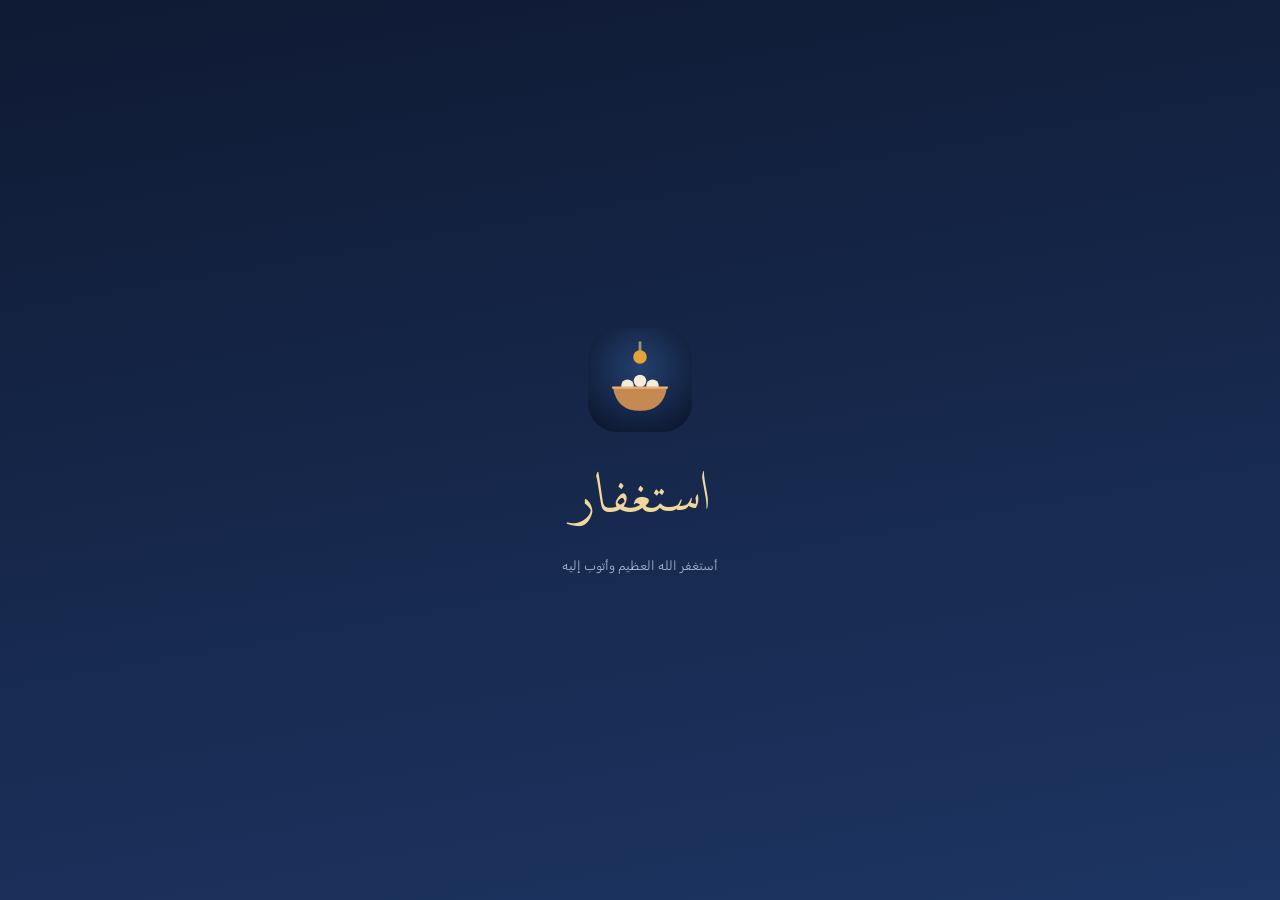
<file: app/src/main/assets/index.html>
<!DOCTYPE html>
<html lang="ar" dir="rtl">
<head>
<meta charset="utf-8">
<meta name="viewport" content="width=device-width,initial-scale=1,viewport-fit=cover,user-scalable=no">
<meta name="theme-color" content="#f7f1e3">
<title>استغفار</title>
<link rel="stylesheet" href="common.css"><link rel="stylesheet" href="motion.css">
<style>
:root{--c1:#067a57;--c2:#ce8e27;--c3:#3d5fa0;--c4:#bd6445;--bar:84px}
html.dark{--c1:#2fb58a;--c2:#e3b868;--c3:#7c9bd8;--c4:#e0896a}
body{position:fixed;inset:0}
.view{position:absolute;inset:0;overflow-y:auto;overflow-x:hidden;padding:calc(18px + env(safe-area-inset-top,0px)) 16px calc(var(--bar) + 40px + env(safe-area-inset-bottom,0px));display:none;overscroll-behavior:contain}
.view.on{display:block}
.vh{display:flex;align-items:flex-end;justify-content:space-between;margin:6px 4px 16px}
.vh h1{margin:0;font:500 30px/1.3 var(--ui);color:var(--fg)}
.vh small{font:300 13px var(--ui);color:var(--mut)}
.gl{font:500 13px var(--ui);color:var(--goldt);margin:20px 6px 10px;display:flex;align-items:center;gap:8px}
.gl:after{content:'';flex:1;height:1px;background:var(--line)}
/* date + greeting */
.dt{display:flex;align-items:center;justify-content:space-between;margin:2px 4px 14px}
.dt b{font:500 22px/1.3 var(--ui);color:var(--fg);display:block}
.dt span{font:300 13px var(--ui);color:var(--mut)}
.lg{width:46px;height:46px;border-radius:15px;background:var(--card);border:1px solid var(--line);display:grid;place-items:center;box-shadow:var(--shadow)}
/* next prayer */
.np{position:relative;overflow:hidden;border-radius:28px;padding:20px 20px 16px;color:#fff;background:linear-gradient(150deg,#16213a 0%,#22386a 62%,#2c4a86 100%);box-shadow:0 14px 30px rgba(22,33,58,.28)}
.np:before{content:'';position:absolute;inset-inline-end:-40px;top:-50px;width:170px;height:170px;border-radius:50%;background:radial-gradient(circle,rgba(227,184,104,.38),transparent 68%)}
.np .mo{position:absolute;inset-inline-end:16px;top:14px;opacity:.22;color:#fff}
.np small{font:400 13px var(--ui);opacity:.78;display:block}
.np .nm{font:500 32px/1.4 var(--ui);color:#f1d79b;margin:2px 0}
.np .tm{font:500 15px var(--ui);opacity:.95}
.np .cd{display:inline-block;margin-top:8px;padding:5px 12px;border-radius:99px;background:rgba(255,255,255,.14);font:500 13px var(--ui)}
.pr{display:flex;gap:6px;margin-top:16px}
.pr div{flex:1;text-align:center;padding:8px 2px;border-radius:14px;background:rgba(255,255,255,.08);font:300 11.5px var(--ui);color:#dfe6f7}
.pr div b{display:block;font:500 12px var(--ui);color:#fff;margin-top:2px}
.pr div.nx{background:rgba(227,184,104,.22);color:#f6e2b4}
.np .en2{display:flex;align-items:center;gap:10px;justify-content:space-between}
.np .btn{width:auto;padding:11px 18px;font-size:14px;border-radius:14px;background:var(--gold);color:#241705;margin-top:12px}
/* hero */
.hero{position:relative;overflow:hidden;border-radius:28px;margin-top:14px;padding:20px;display:flex;align-items:center;gap:14px;background:linear-gradient(150deg,#0a8f68,#067a57 70%);color:#fff;box-shadow:0 12px 26px rgba(6,122,87,.26);cursor:pointer}
html.dark .hero{background:linear-gradient(150deg,#1f8a6c,#136a52)}
.hero:before{content:'';position:absolute;inset-inline-start:-30px;bottom:-60px;width:170px;height:170px;border-radius:50%;background:radial-gradient(circle,rgba(255,255,255,.22),transparent 68%)}
.hero .hi{width:62px;height:62px;border-radius:20px;background:rgba(255,255,255,.17);display:grid;place-items:center;flex:none;position:relative}
.hero b{font:500 24px/1.4 var(--ui);display:block}
.hero span{font:300 13px/1.6 var(--ui);opacity:.9}
.hero .go2 svg{transform:none}html[dir=rtl] .hero .go2 svg{transform:scaleX(-1)}
.hero .go2{margin-inline-start:auto;width:38px;height:38px;border-radius:50%;background:#fff;color:#067a57;display:grid;place-items:center;flex:none;position:relative}
/* tiles */
.grid{display:grid;grid-template-columns:1fr 1fr;gap:12px}
.tile{position:relative;background:var(--card);border:1px solid var(--line);border-radius:24px;padding:16px 14px 14px;box-shadow:var(--shadow);cursor:pointer;min-height:132px;display:flex;flex-direction:column}
.tile .ti{width:48px;height:48px;border-radius:16px;display:grid;place-items:center;margin-bottom:12px;color:var(--c);background:color-mix(in srgb,var(--c) 14%,transparent)}
.tile b{font:500 15.5px var(--ui);color:var(--fg)}
.tile span{font:300 12px/1.5 var(--ui);color:var(--mut);margin-top:2px}
.tile .st{position:absolute;top:10px;inset-inline-end:10px;width:34px;height:34px;border-radius:50%;display:grid;place-items:center;color:var(--off)}
.tile .st.on{color:var(--gold)}.tile .st.on svg{fill:var(--gold)}
.tile .st.pop{animation:starPop .45s var(--e-spring)}
@keyframes starPop{0%{transform:scale(.6)}60%{transform:scale(1.25)}100%{transform:scale(1)}}
.list{display:flex;flex-direction:column;gap:10px}
.tile.wide{flex-direction:row;align-items:center;gap:14px;min-height:0;padding:14px}
.tile.wide .ti{margin:0;flex:none}
.tile.wide div.tx{flex:1;min-width:0}
.tile.wide .st{position:static;flex:none}
.empty{text-align:center;padding:70px 20px;color:var(--mut)}
.empty .ei{width:84px;height:84px;border-radius:30px;margin:0 auto 16px;display:grid;place-items:center;background:var(--hl);color:var(--gold)}
.empty b{display:block;font:500 16px var(--ui);color:var(--fg);margin-bottom:6px}
.empty span{font:300 13.5px/1.7 var(--ui)}
/* settings */
.sg{background:var(--card);border:1px solid var(--line);border-radius:24px;padding:4px 14px;box-shadow:var(--shadow)}
.sr{display:flex;align-items:center;gap:12px;padding:13px 0;border-bottom:1px solid var(--line);cursor:pointer}
.sr:last-child{border-bottom:0}
.sr .si{width:38px;height:38px;border-radius:12px;display:grid;place-items:center;flex:none;color:var(--c,var(--c1));background:color-mix(in srgb,var(--c,var(--c1)) 14%,transparent)}
.sr .tx{flex:1;min-width:0}
.sr .tx b{display:block;font:500 15px var(--ui);color:var(--fg)}
.sr .tx span{display:block;font:300 12px/1.5 var(--ui);color:var(--mut);margin-top:1px;overflow:hidden;text-overflow:ellipsis;white-space:nowrap}
.sr .ch{color:var(--off)}
html[dir=rtl] .sr .ch{transform:scaleX(-1)}
.sw{width:50px;height:30px;border-radius:15px;background:var(--off);position:relative;flex:none;transition:background .25s}
.sw:after{content:'';position:absolute;top:3px;inset-inline-start:3px;width:24px;height:24px;border-radius:50%;background:#fff;box-shadow:0 2px 5px rgba(0,0,0,.25);transition:inset-inline-start .3s var(--e-spring)}
.sw.on{background:var(--on)}.sw.on:after{inset-inline-start:23px}
.seg{display:flex;background:var(--chip);border-radius:14px;padding:3px;gap:2px;flex:none}
.seg button{padding:7px 12px;border-radius:11px;font:500 12.5px var(--ui);color:var(--mut)}
.seg button.on{background:var(--card);color:var(--fg);box-shadow:0 1px 4px rgba(0,0,0,.12)}
.ver{text-align:center;margin:22px 0 4px;font:300 12px var(--ui);color:var(--mut)}
.tag{display:inline-block;padding:2px 8px;border-radius:8px;background:var(--hl);color:var(--goldt);font:500 10.5px var(--ui);margin-inline-start:6px;vertical-align:middle}
/* ===== liquid glass bar ===== */
.glassbar{position:fixed;z-index:30;left:18px;right:18px;bottom:calc(14px + env(safe-area-inset-bottom,0px));height:68px;border-radius:36px;display:flex;align-items:center;padding:0 6px;
  background:var(--glass);-webkit-backdrop-filter:blur(26px) saturate(190%) brightness(1.04);backdrop-filter:blur(26px) saturate(190%) brightness(1.04);
  border:1px solid var(--glassb);
  box-shadow:0 14px 34px rgba(22,33,58,.22),0 2px 6px rgba(22,33,58,.1),inset 0 1.5px 0 rgba(255,255,255,.75),inset 0 -1.5px 0 rgba(255,255,255,.18),inset 1.5px 0 1px rgba(255,255,255,.28),inset -1.5px 0 1px rgba(255,255,255,.18);
  transform:translateY(0);transition:transform .45s var(--e-dec),opacity .3s}
.glassbar.hide{transform:translateY(130%);opacity:0;pointer-events:none}
.glassbar:before{content:'';position:absolute;inset:0;border-radius:inherit;pointer-events:none;background:linear-gradient(180deg,rgba(255,255,255,.34),rgba(255,255,255,0) 46%,rgba(255,255,255,.1))}
.lens{position:absolute;top:6px;bottom:6px;left:0;width:60px;border-radius:30px;pointer-events:none;
  background:linear-gradient(180deg,rgba(255,255,255,.62),rgba(255,255,255,.3));
  -webkit-backdrop-filter:blur(3px) saturate(200%) brightness(1.12);backdrop-filter:blur(3px) saturate(200%) brightness(1.12);
  box-shadow:inset 2px 2px 1.5px rgba(255,255,255,.95),inset -2px -2px 2px rgba(255,255,255,.4),inset 0 -3px 6px rgba(22,33,58,.07),0 6px 16px rgba(22,33,58,.2),0 0 0 1px rgba(22,33,58,.07);
  transition:transform .55s cubic-bezier(.2,1.25,.4,1),width .55s cubic-bezier(.2,1.25,.4,1)}
html.dark .lens{background:linear-gradient(180deg,rgba(255,255,255,.26),rgba(255,255,255,.1));box-shadow:inset 1.5px 1.5px 1.5px rgba(255,255,255,.5),inset -1px -1px 2px rgba(255,255,255,.15),0 6px 16px rgba(0,0,0,.35)}
.lens.mv{width:var(--mvw,76px)!important}
.glassbar .gi{position:relative;z-index:2;flex:1;height:56px;border-radius:28px;display:flex;flex-direction:column;align-items:center;justify-content:center;gap:2px;color:var(--mut)}
.glassbar .gi span{font:500 10.5px var(--ui);letter-spacing:0}
.glassbar .gi.on{color:var(--on)}
html.dark .glassbar .gi.on{color:#fff}
.glassbar .gi svg{transition:transform .4s var(--e-spring)}
.glassbar .gi.on svg{transform:translateY(-1px) scale(1.12)}
/* sheets & overlays */
#scrim{position:fixed;inset:0;z-index:40;background:rgba(8,14,28,.5);opacity:0;pointer-events:none;transition:opacity .3s}
#scrim.on{opacity:1;pointer-events:auto}
#upSheet,#wnSheet{position:fixed;left:0;right:0;bottom:0;z-index:41;background:var(--bg);border-radius:30px 30px 0 0;padding:14px 20px calc(20px + env(safe-area-inset-bottom,0px));transform:translateY(106%);text-align:center;max-height:90%;overflow:auto;box-shadow:0 -10px 40px rgba(0,0,0,.2)}
#upSheet.on,#wnSheet.on{transform:none}
.grab{width:40px;height:4px;border-radius:2px;background:var(--off);margin:0 auto 16px}
#upIco{width:68px;height:68px;border-radius:50%;margin:0 auto 10px;display:grid;place-items:center;color:#fff;background:linear-gradient(160deg,#0a8f68,#067a57);box-shadow:0 0 0 7px rgba(6,122,87,.12),0 6px 16px rgba(6,122,87,.28)}
#upIco.pulse{animation:upp 1.6s ease-in-out infinite}
@keyframes upp{0%,100%{box-shadow:0 0 0 5px rgba(206,142,39,.18),0 6px 16px rgba(6,122,87,.28)}50%{box-shadow:0 0 0 12px rgba(206,142,39,.05),0 6px 16px rgba(6,122,87,.28)}}
#upT{font:500 22px/1.5 var(--ui);color:var(--fg)}
#upS{font:300 13.5px/1.6 var(--ui);color:var(--mut);margin:0 8px 4px}
#upVer{display:flex;align-items:center;justify-content:center;gap:10px;margin:10px 0 12px;direction:ltr}
#upVer span{font:500 13px var(--ui);color:var(--fg);background:var(--card);border:1.5px solid var(--line);border-radius:12px;padding:5px 12px}
#upVer span.n{background:var(--selbg);border-color:var(--on);color:var(--on)}
#upNotes{text-align:start;background:var(--card);border:1.5px solid var(--line);border-radius:14px;padding:10px 14px;margin:0 0 10px;max-height:128px;overflow:auto}
#upNotes div{font:300 13px/1.7 var(--ui);color:var(--fg);padding-inline-start:14px;position:relative}
#upNotes div:before{content:'';position:absolute;inset-inline-start:2px;top:.78em;width:5px;height:5px;background:var(--gold);transform:rotate(45deg)}
#upBar{height:10px;border-radius:5px;background:var(--line);overflow:hidden;margin:6px 0 4px;display:none}
#upFill{height:100%;width:0;border-radius:5px;background:linear-gradient(90deg,#067a57,#2bb88a);transition:width .25s ease}
#upTxt{font:500 13px/1.6 var(--ui);color:var(--on);min-height:20px}
#upSheet .btn,#wnSheet .btn{margin-top:8px}
/* onboarding / what's new */
#ov{position:fixed;inset:0;z-index:60;background:var(--bg);display:none;flex-direction:column;padding:calc(16px + env(safe-area-inset-top,0px)) 22px calc(20px + env(safe-area-inset-bottom,0px))}
#ov.on{display:flex}
#ov.out{animation:ovOut .35s var(--e-acc) forwards}
@keyframes ovOut{to{opacity:0;transform:scale(1.04)}}
#ov:before{content:'';position:absolute;inset-inline-end:-80px;top:-80px;width:300px;height:300px;border-radius:50%;background:radial-gradient(circle,rgba(206,142,39,.2),transparent 68%);pointer-events:none}
.pg{display:flex;gap:5px}
.pg i{flex:1;height:4px;border-radius:2px;background:var(--line);overflow:hidden;position:relative}
.pg i:after{content:'';position:absolute;inset:0;background:var(--on);transform:scaleX(0);transform-origin:right;transition:transform .45s var(--e-dec)}
html[dir=ltr] .pg i:after{transform-origin:left}
.pg i.d:after{transform:scaleX(1)}
.ovh{display:flex;align-items:center;justify-content:space-between;margin:10px 0 0;min-height:40px}
.ovh button{font:500 14px var(--ui);color:var(--mut);padding:8px 12px}
.stage{flex:1;position:relative;display:flex;align-items:center;justify-content:center;text-align:center;overflow:hidden}
.stp{width:100%;max-width:380px;animation:stIn .5s var(--e-dec) backwards}
.stp.out{animation:stOut .2s var(--e-acc) forwards}
@keyframes stIn{from{opacity:0;transform:translateX(calc(var(--dx) * 40px))}to{opacity:1;transform:none}}
@keyframes stOut{to{opacity:0;transform:translateX(calc(var(--dx) * -30px))}}
.stp .big{width:118px;height:118px;border-radius:38px;margin:0 auto 24px;display:grid;place-items:center;color:#fff;background:linear-gradient(150deg,#16213a,#2c4a86);box-shadow:0 18px 36px rgba(22,33,58,.3),0 0 0 10px rgba(206,142,39,.1);animation:bob 3.4s ease-in-out infinite}
.stp .big.g{background:linear-gradient(150deg,#0a8f68,#067a57);box-shadow:0 18px 36px rgba(6,122,87,.3),0 0 0 10px rgba(6,122,87,.1)}
.stp .big.o{background:linear-gradient(150deg,#e0a143,#c7821d);box-shadow:0 18px 36px rgba(206,142,39,.35),0 0 0 10px rgba(206,142,39,.12)}
@keyframes bob{0%,100%{transform:translateY(0)}50%{transform:translateY(-7px)}}
.stp h2{margin:0 0 8px;font:500 28px/1.4 var(--ui);color:var(--fg)}
.stp p{margin:0 auto 20px;font:300 14.5px/1.8 var(--ui);color:var(--mut);max-width:300px}
.lo{display:flex;gap:10px;justify-content:center}
.lo button{flex:1;max-width:160px;padding:16px 8px;border-radius:20px;background:var(--card);border:2px solid var(--line);font:500 16px var(--ui);color:var(--fg)}
.lo button.on{border-color:var(--on);background:var(--selbg);color:var(--on)}
.chips{display:flex;flex-direction:column;gap:8px;margin-top:4px}
.chips div{display:flex;align-items:center;justify-content:space-between;padding:12px 14px;border-radius:16px;background:var(--card);border:1px solid var(--line);font:500 14px var(--ui)}
.chips div em{font-style:normal;font-weight:400;font-size:12.5px;color:var(--mut)}
.chips div.ok em{color:var(--on)}
.ovf .btn{margin-top:0}
.ovf .btn+.btn{margin-top:8px}
/* splash */
#sp{position:fixed;inset:0;z-index:70;background:linear-gradient(170deg,#0f1a33,#1d3563);display:flex;flex-direction:column;align-items:center;justify-content:center;color:#f1d79b;transition:opacity .5s .1s,visibility .5s .1s}
#sp.off{opacity:0;visibility:hidden}
#sp .lgo{animation:spIn .9s var(--e-dec) backwards}
#sp div.nm{font:400 44px var(--title);word-spacing:.3em;margin-top:14px;animation:spIn .9s .15s var(--e-dec) backwards}
html.en #sp div.nm{font:500 30px var(--ui);word-spacing:0}
#sp div.sb{font:300 13px var(--ui);color:#b9c5e3;margin-top:6px;animation:spIn .9s .3s var(--e-dec) backwards}
@keyframes spIn{from{opacity:0;transform:translateY(18px) scale(.94)}to{opacity:1;transform:none}}
/* memorial */
#memo{position:fixed;inset:0;z-index:50;background:linear-gradient(180deg,var(--bg),var(--chip));display:flex;flex-direction:column;align-items:center;justify-content:center;padding:30px 24px;text-align:center;opacity:0;pointer-events:none;transform:scale(1.03);transition:opacity .4s,transform .5s var(--e-dec)}
#memo.on{opacity:1;pointer-events:auto;transform:none}
#memo .mv{font:400 clamp(24px,7vw,30px)/1.8 var(--title);word-spacing:.32em;color:var(--fg)}
#memo .md{width:90px;height:6px;display:flex;align-items:center;margin:12px 0 18px}
#memo .md i{flex:1;height:1px;background:rgba(200,146,58,.6)}#memo .md b{width:5px;height:5px;background:var(--gold);transform:rotate(45deg);margin:0 5px}
#memo .ml{font:300 14px var(--ui);color:var(--mut)}
#memo .mn{font:400 clamp(30px,9.5vw,40px)/1.5 var(--title);word-spacing:.32em;color:var(--fg);margin:6px 0 4px}
#memo .mr{font:500 15px var(--ui);color:var(--on);margin-bottom:20px}
#memo .mdua{font:400 15px/2 var(--ui);color:var(--fg);max-width:320px}
#memo .mf{font:300 14px var(--ui);color:var(--mut);margin:14px 0 22px}
#memo .btn{max-width:320px}
#memoBack{position:absolute;top:calc(14px + env(safe-area-inset-top,0px));inset-inline-start:16px;padding:9px 16px;border-radius:99px;background:var(--chip);font:500 14px var(--ui);color:var(--fg)}
</style>
</head>
<body class="go">

<div id="vHome" class="view on">
  <div class="dt rise" style="--i:0"><div><b id="hjr"></b><span id="gre"></span></div><div class="lg" id="lgo"></div></div>
  <div class="np rise" style="--i:1" id="np"></div>
  <div class="hero rise" style="--i:2" id="hero"><div class="hi" data-ic="feather" data-is="32"></div><div><b data-i="istighfar"></b><span data-i="istighfarSub"></span></div><div class="go2" data-ic="chevR" data-is="20"></div></div>
  <div class="gl rise" style="--i:3"><span data-i="secS"></span></div>
  <div class="grid" id="hGrid"></div>
</div>

<div id="vSec" class="view">
  <div class="vh rise" style="--i:0"><h1 data-i="tSec"></h1></div>
  <div class="gl rise" style="--i:1"><span data-i="secW"></span></div>
  <div class="list" id="sW"></div>
  <div class="gl rise" style="--i:5"><span data-i="secS"></span></div>
  <div class="list" id="sS"></div>
</div>

<div id="vFav" class="view">
  <div class="vh rise" style="--i:0"><h1 data-i="favT"></h1></div>
  <div class="list" id="fList"></div>
</div>

<div id="vSet" class="view">
  <div class="vh rise" style="--i:0"><h1 data-i="tSet"></h1></div>
  <div class="gl rise" style="--i:1"><span data-i="setApp"></span></div>
  <div class="sg rise" style="--i:2">
    <div class="sr" style="cursor:default"><div class="si" data-ic="contrast" data-is="20"></div><div class="tx"><b data-i="theme"></b></div>
      <div class="seg" id="thSeg"><button data-th="auto" data-i="tAuto"></button><button data-th="light" data-i="tLight"></button><button data-th="dark" data-i="tDark"></button></div></div>
    <div class="sr" style="cursor:default;--c:var(--c3)"><div class="si" data-ic="globe" data-is="20"></div><div class="tx"><b data-i="lang"></b></div>
      <div class="seg" id="lgSeg"><button data-lg="ar">العربية</button><button data-lg="en">English</button></div></div>
  </div>
  <div class="gl rise" style="--i:3"><span data-i="setNotif"></span></div>
  <div class="sg rise" style="--i:4">
    <div class="sr" id="rNtf" style="--c:var(--c2)"><div class="si" data-ic="bell" data-is="20"></div><div class="tx"><b data-i="notifRow"></b><span data-i="notifRowS"></span></div><div class="sw" id="swNtf"></div></div>
    <div class="sr" id="rPr" style="--c:var(--c1)"><div class="si" data-ic="mosque" data-is="20"></div><div class="tx"><b data-i="pAlertsRow"></b><span data-i="pAlertsRowS"></span></div><div class="sw" id="swPr"></div></div>
  </div>
  <div class="gl rise" style="--i:5"><span data-i="setLoc"></span></div>
  <div class="sg rise" style="--i:6">
    <div class="sr" id="rLoc" style="--c:var(--c4)"><div class="si" data-ic="pin" data-is="20"></div><div class="tx"><b data-i="locRow"></b><span id="locSub"></span></div><div class="ch" data-ic="chevR" data-is="18"></div></div>
  </div>
  <div class="gl rise" style="--i:7"><span data-i="setAbout"></span></div>
  <div class="sg rise" style="--i:8">
    <div class="sr" id="rUpd" style="--c:var(--c1)"><div class="si" data-ic="download" data-is="20"></div><div class="tx"><b data-i="updRow"></b><span id="updSub"></span></div><div class="ch" data-ic="chevR" data-is="18"></div></div>
    <div class="sr" id="rShare" style="--c:var(--c3)"><div class="si" data-ic="share" data-is="20"></div><div class="tx"><b data-i="shareRow"></b></div><div class="ch" data-ic="chevR" data-is="18"></div></div>
    <div class="sr" id="rMemo" style="--c:var(--c4)"><div class="si" data-ic="heart" data-is="20"></div><div class="tx"><b data-i="mLabel"></b></div><div class="ch" data-ic="chevR" data-is="18"></div></div>
  </div>
  <div class="ver rise" style="--i:9" id="verTx"></div>
</div>

<nav class="glassbar" id="bar">
  <i class="lens" id="lens"></i>
  <button class="gi on" data-tab="Home"><span data-ic="home" data-is="24"></span><span data-i="tHome"></span></button>
  <button class="gi" data-tab="Sec"><span data-ic="grid" data-is="24"></span><span data-i="tSec"></span></button>
  <button class="gi" data-tab="Fav"><span data-ic="star" data-is="24"></span><span data-i="tFav"></span></button>
  <button class="gi" data-tab="Set"><span data-ic="gear" data-is="24"></span><span data-i="tSet"></span></button>
</nav>

<div id="scrim"></div>

<div id="upSheet">
  <div class="grab"></div>
  <div id="upIco" data-ic="download" data-is="30"></div>
  <div id="upT"></div><div id="upS"></div>
  <div id="upVer"><span id="upCur"></span><span data-ic="chevR" data-is="18" style="background:none;border:0;padding:0;color:var(--gold)"></span><span class="n" id="upNew"></span></div>
  <div id="upNotes"><span id="upList"></span></div>
  <div id="upBar"><div id="upFill"></div></div>
  <div id="upTxt"></div>
  <button class="btn" id="upYes"></button>
  <button class="btn ghost" id="upNo"></button>
</div>

<div id="ov"><div class="pg" id="pg"></div>
  <div class="ovh"><button id="ovBack"></button><button id="ovSkip"></button></div>
  <div class="stage" id="stage"></div>
  <div class="ovf" id="ovf"></div>
</div>

<div id="memo">
  <button id="memoBack" data-i="memoBack"></button>
  <div class="mv">إِنَّا لِلَّهِ وَإِنَّا إِلَيْهِ رَاجِعُونَ</div>
  <div class="md"><i></i><b></b><i></i></div>
  <div class="ml" data-i="mLabel"></div>
  <div class="mn">كاظم خضير حمود البيضاني</div>
  <div class="mr" data-i="mRah"></div>
  <div class="mdua">اللَّهُمَّ اغْفِرْ لَهُ وَارْحَمْهُ وَعَافِهِ وَاعْفُ عَنْهُ، وَأَكْرِمْ نُزُلَهُ وَوَسِّعْ مُدْخَلَهُ</div>
  <div class="mf" data-i="mFat"></div>
  <button class="btn" id="shareApp"><span data-ic="share" data-is="18"></span><span data-i="shareApp"></span></button>
</div>

<div id="sp"><div class="lgo" id="spLogo"></div><div class="nm" data-i="app"></div><div class="sb" data-i="splash1"></div></div>
<div class="toast" id="toast"></div>

<script src="common.js"></script><script src="core.js"></script><script src="i18n2.js"></script>
<script>
var APP_LINK='https://github.com/x3b-dev/istighfar-apk/releases/latest/download/Istighfar.apk';
var TABS=['Home','Sec','Fav','Set'],TAB=ls('tab','Home'),NAV=ss;
var ITEMS=[
 {id:'ist',ic:'feather',t:'istighfar',s:'istighfarSub',u:'istighfar.html',c:'var(--c1)'},
 {id:'qur',ic:'quran',t:'quran',s:'quranSub',u:'quran.html',c:'var(--c2)'},
 {id:'pry',ic:'mosque',t:'prayer',s:'prayerSub',u:'prayer.html',c:'var(--c3)'},
 {id:'qib',ic:'kaaba',t:'qibla',s:'qiblaSub',u:'qibla.html',c:'var(--c4)'},
 {id:'tsb',ic:'tasbih',t:'tasbih',s:'tasbihSub',u:'tasbih.html',c:'var(--c1)'}
];
function item(id){for(var i=0;i<ITEMS.length;i++)if(ITEMS[i].id===id)return ITEMS[i]}
function favs(){return ls('favs',[])}
function open_(u){ss('tab',TAB);nav(u)}

/* ---------- tiles ---------- */
function tileHTML(it,wide,star,i){
  var f=favs().indexOf(it.id)>=0;
  return '<div class="tile rise'+(wide?' wide':'')+'" style="--c:'+it.c+';--i:'+i+'" data-u="'+it.u+'" data-id="'+it.id+'">'+
   '<div class="ti">'+ico(it.ic,26)+'</div><div class="tx"><b>'+t(it.t)+'</b><br><span>'+t(it.s)+'</span></div>'+
   (star?'<button class="st'+(f?' on':'')+'" data-fav="'+it.id+'">'+ico('star',20)+'</button>':'')+'</div>'}
function fillGrid(el,ids,wide,star,base){el.innerHTML=ids.map(function(id,i){return tileHTML(item(id),wide,star,(base||0)+i)}).join('')}
function renderLists(){
  fillGrid($('hGrid'),['qur','pry','qib','tsb'],false,false,4);
  fillGrid($('sW'),['ist','qur','pry'],true,true,2);
  fillGrid($('sS'),['qib','tsb'],true,true,6);
  var f=favs().filter(item);
  if(!f.length)$('fList').innerHTML='<div class="empty rise" style="--i:1"><div class="ei">'+ico('star',40)+'</div><b>'+t('favEmpty')+'</b><span>'+t('favHint')+'</span></div>';
  else fillGrid($('fList'),f,true,true,1);
}
document.addEventListener('click',function(e){
  var s=e.target.closest('[data-fav]');
  if(s){e.stopPropagation();var id=s.getAttribute('data-fav'),f=favs(),k=f.indexOf(id);
    if(k>=0){f.splice(k,1);toast(t('favDel'))}else{f.push(id);toast(t('favAdd'))}
    ss('favs',f);
    [].forEach.call(document.querySelectorAll('[data-fav="'+id+'"]'),function(b){b.classList.toggle('on',k<0);b.classList.remove('pop');void b.offsetWidth;b.classList.add('pop')});
    if(TAB==='Fav'&&k>=0){var tl=s.closest('.tile');if(tl){tl.style.transition='opacity .25s,transform .25s';tl.style.opacity=0;tl.style.transform='scale(.92)';setTimeout(function(){renderLists();$('vFav').classList.add('go')},260)}}
    return}
  var tl=e.target.closest('.tile');if(tl)open_(tl.getAttribute('data-u'));
});
$('hero').addEventListener('click',function(){open_('istighfar.html')});

/* ---------- tabs ---------- */
function moveLens(instant){
  var b=document.querySelector('.glassbar .gi.on'),l=$('lens');if(!b)return;
  var w=b.offsetWidth-6,x=b.offsetLeft+3;
  if(instant){l.style.transition='none'}
  l.style.width=w+'px';l.style.transform='translateX('+x+'px)';
  if(instant){void l.offsetWidth;l.style.transition=''}
}
function go(tab,first){
  if(TABS.indexOf(tab)<0)tab='Home';
  var cur=document.querySelector('.view.on'),nx=$('v'+tab);
  [].forEach.call(document.querySelectorAll('.glassbar .gi'),function(b){b.classList.toggle('on',b.getAttribute('data-tab')===tab)});
  var prev=TAB;TAB=tab;ss('tab',tab);
  var l=$('lens');
  if(!first){l.classList.add('mv');l.style.setProperty('--mvw',(document.querySelector('.glassbar .gi.on').offsetWidth+10)+'px');setTimeout(function(){l.classList.remove('mv')},260)}
  moveLens(first);
  if(cur===nx&&!first)return;
  function show(){
    if(cur){cur.classList.remove('on','leaving')}
    nx.classList.add('on');nx.scrollTop=0;
    if(!first){nx.classList.remove('entering','go');void nx.offsetWidth;nx.classList.add('entering','go')}
    else nx.classList.add('go');
    if(tab==='Fav')renderLists();
  }
  if(first||!cur||cur===nx)show();else{cur.classList.add('leaving');setTimeout(show,120)}
}
[].forEach.call(document.querySelectorAll('.glassbar .gi'),function(b){b.addEventListener('click',function(){go(b.getAttribute('data-tab'))})});

/* ---------- home: date + prayers ---------- */
function hijri(){try{return new Intl.DateTimeFormat(LANG==='en'?'en-u-ca-islamic-umalqura':'ar-u-ca-islamic-umalqura-nu-arab',{day:'numeric',month:'long',year:'numeric'}).format(new Date())}catch(e){return ''}}
function greg(){try{return new Date().toLocaleDateString(LANG==='en'?'en-US':'ar',{weekday:'long',day:'numeric',month:'long'})}catch(e){return ''}}
var PK=['fajr','dhuhr','asr','maghrib','isha'];
function renderNext(){
  var n=nextPrayer(),el=$('np'),tm=dayTimes(new Date());
  var mo='<div class="mo">'+ico('mosque',70)+'</div>';
  if(!n||!tm){el.innerHTML=mo+'<small>'+t('next')+'</small><div class="nm">'+t('prayer')+'</div><div class="tm" style="opacity:.8">'+t('noLocHome')+'</div><button class="btn" id="npLoc">'+t('locOn')+'</button>';
    var b=$('npLoc');if(b)b.onclick=function(){b.textContent=t('locBusy');askLocation(function(o,err){if(o){syncAlarms();renderAll()}else{b.textContent=t('locOn');toast(t('locDenied'))}})};return}
  var row='<div class="pr">'+PK.map(function(k){return '<div'+(k===n.key?' class="nx"':'')+'>'+pname(k)+'<b>'+fmt(tm[k])+'</b></div>'}).join('')+'</div>';
  el.innerHTML=mo+'<small>'+t('next')+'</small><div class="nm">'+n.name+'</div><div class="tm">'+fmt(n.at)+'</div><span class="cd">'+t('after')+' '+countdown(n.at-new Date())+'</span>'+row;
}
function renderHead(){$('hjr').textContent=hijri();$('gre').textContent=greg()}
function renderAll(){renderHead();renderNext();renderLists();renderSet();updVer()}
setInterval(function(){if(TAB==='Home')renderNext()},30000);

/* ---------- settings ---------- */
function ntfGet(){try{return (window.Android&&Android.notifEnabled)?!!Android.notifEnabled():!!ls('notif',false)}catch(e){return false}}
function renderSet(){
  [].forEach.call($('thSeg').children,function(b){b.classList.toggle('on',b.getAttribute('data-th')===THEME)});
  [].forEach.call($('lgSeg').children,function(b){b.classList.toggle('on',b.getAttribute('data-lg')===LANG)});
  $('swNtf').classList.toggle('on',ntfGet());
  var p=ls('pray',{});$('swPr').classList.toggle('on',!p.off);
  $('locSub').textContent=p.loc?(placeName(p.loc)||t('locSet')):t('locOff');
}
$('thSeg').addEventListener('click',function(e){var b=e.target.closest('button');if(!b)return;THEME=b.getAttribute('data-th');ss('theme',THEME);applyTheme();renderSet()});
$('lgSeg').addEventListener('click',function(e){var b=e.target.closest('button');if(!b)return;setLang(b.getAttribute('data-lg'));ss('lang',LANG)});
window.onLangChange=function(){fillIcons();renderAll();moveLens(true);syncAlarms()};
window.__notifResult=function(ok){$('swNtf').classList.toggle('on',!!ok);ss('notif',!!ok)};
$('rNtf').addEventListener('click',function(){var want=!ntfGet();$('swNtf').classList.toggle('on',want);
  try{if(window.Android&&Android.setNotifications)Android.setNotifications(want);else ss('notif',want)}catch(e){}});
$('rPr').addEventListener('click',function(){var p=ls('pray',{});p.off=!p.off;ss('pray',p);renderSet();syncAlarms();if(!p.off&&!p.loc)toast(t('noLocHome'))});
$('rLoc').addEventListener('click',function(){$('locSub').textContent=t('locBusy');askLocation(function(o,err){if(o){syncAlarms();toast(t('locSet'))}else toast(t('locDenied'));renderSet();renderNext()})});
function shareIt(){var tx=t('shareTxt')+APP_LINK;try{if(window.Android&&Android.share)Android.share(tx);else if(navigator.share)navigator.share({text:tx}).catch(function(){})}catch(e){}}
$('rShare').addEventListener('click',shareIt);$('shareApp').addEventListener('click',shareIt);
var memoOpen=false;
function openMemo(on){memoOpen=on;$('memo').classList.toggle('on',on)}
$('rMemo').addEventListener('click',function(){openMemo(true)});$('memoBack').addEventListener('click',function(){openMemo(false)});

/* ---------- in-app update sheet ---------- */
var upOpen=false,upBusy=false,upManual=false,upChecked=false,upMode='';
function verOf(x){return String(x||'').replace(/^\D+/,'').trim()}
function scrim(){$('scrim').classList.toggle('on',upOpen||wnOpen)}
function openUp(on){upOpen=on;$('upSheet').classList.toggle('on',on);scrim()}
function upState(k){
  upMode=k;var yes=$('upYes'),no=$('upNo');
  $('upIco').classList.toggle('pulse',k==='new'||k==='busy');
  $('upBar').style.display=(k==='busy')?'block':'none';
  $('upNotes').style.display=(k==='new'&&$('upList').childNodes.length)?'block':'none';
  $('upVer').style.display=(k==='new')?'flex':'none';
  yes.style.display=(k==='busy'||k==='check'||k==='none')?'none':'flex';
  no.style.display=(k==='busy')?'none':'flex';
  $('upTxt').textContent='';
  if(k==='new'){$('upT').textContent=t('upTitle');$('upS').textContent='';yes.textContent=t('upNow');no.textContent=t('later')}
  if(k==='check'){$('upT').textContent=t('upd');$('upS').textContent='…';no.textContent=t('back')}
  if(k==='none'){$('upT').textContent=t('upLatest');$('upS').textContent=window.__curVer?(t('updS')+': '+ar(verOf(window.__curVer))):'';no.textContent=t('obDone')}
  if(k==='err'){$('upT').textContent=t('upErr');$('upS').textContent='';yes.textContent=t('upRetry');no.textContent=t('back')}
  if(k==='fail'){$('upT').textContent=t('upFail');yes.textContent=t('upRetry');no.textContent=t('back')}
  if(k==='busy'){$('upT').textContent=t('upDl');$('upS').textContent=''}
}
function checkUpdate(manual){
  upManual=!!manual;
  if(manual){upState('check');openUp(true)}
  try{if(window.Android&&Android.checkUpdate){Android.checkUpdate();return}}catch(e){}
  if(manual)upState('err')
}
window.__updateInfo=function(r){
  if(upBusy)return;
  if(r&&r.current){window.__curVer=r.current;updVer()}
  if(!r||r.error){if(upManual)upState('err');return}
  if(!r.available){if(upManual)upState('none');return}
  $('upCur').textContent=ar(verOf(r.current));$('upNew').textContent=ar(verOf(r.name));
  var L=String(r.notes||'').split(/\r?\n/).map(function(x){return x.replace(/^[\s•\-*·]+/,'').trim()}).filter(Boolean).slice(0,6);
  var box=$('upList');box.innerHTML='';
  L.forEach(function(x){var d=document.createElement('div');d.textContent=x;box.appendChild(d)});
  upBusy=false;upState('new');openUp(true)
};
window.__updateProgress=function(p){
  if(p>100){upBusy=false;upState('new');$('upT').textContent=t('obDone');$('upS').textContent=t('upDone');$('upYes').style.display='none';$('upNotes').style.display='none';$('upVer').style.display='none';return}
  upBusy=true;upState('busy');$('upFill').style.width=p+'%';$('upTxt').textContent=ar(p)+'٪'
};
window.__updateFail=function(w){upBusy=false;upState('fail');$('upS').textContent=(w==='perm')?t('upPerm'):t('upFail')};
$('upYes').addEventListener('click',function(){
  if(upMode==='err'){checkUpdate(true);return}
  upBusy=true;upState('busy');$('upFill').style.width='0%';$('upTxt').textContent=t('upStart');
  try{Android.installUpdate()}catch(e){upBusy=false;upState('fail')}
});
$('upNo').addEventListener('click',function(){if(!upBusy)openUp(false)});
$('rUpd').addEventListener('click',function(){checkUpdate(true)});
function updVer(){var v='';try{v=(window.Android&&Android.appVersion)?Android.appVersion():''}catch(e){}
  window.__curVer=v||window.__curVer||'';
  $('updSub').textContent=window.__curVer?(t('updS')+' '+ar(verOf(window.__curVer))):t('upd');
  $('verTx').innerHTML=t('app')+(window.__curVer?' · '+ar(verOf(window.__curVer)):'')}

/* ---------- onboarding + what's new ---------- */
var wnOpen=false,flow=[],fi=0;
function stepHTML(s){return '<div class="stp"><div class="big '+(s.k||'')+'">'+ico(s.ic,54)+'</div><h2>'+s.t()+'</h2><p>'+s.s()+'</p>'+(s.body?s.body():'')+'</div>'}
function drawFlow(dir){
  var s=flow[fi],st=$('stage');
  $('pg').innerHTML=flow.map(function(_,i){return '<i'+(i<=fi?' class="d"':'')+'></i>'}).join('');
  $('ovBack').style.visibility=fi?'visible':'hidden';$('ovBack').textContent=t('back');
  $('ovSkip').style.visibility=(fi<flow.length-1)?'visible':'hidden';$('ovSkip').textContent=t('obSkip');
  var old=st.firstChild;
  function put(){st.innerHTML=stepHTML(s);if(s.after)s.after();
    var f=$('ovf');f.innerHTML='';
    s.btns().forEach(function(b){var e=document.createElement('button');e.className='btn'+(b.g?' ghost':'');e.textContent=b.l;e.onclick=b.f;f.appendChild(e)})}
  if(old&&dir){old.classList.add('out');setTimeout(put,190)}else put();
}
function nextStep(){if(fi<flow.length-1){fi++;drawFlow(1)}else endFlow()}
function prevStep(){if(fi>0){fi--;drawFlow(1)}}
function endFlow(){var o=$('ov');o.classList.add('out');setTimeout(function(){o.classList.remove('on','out');wnOpen=false;if(flow.done)flow.done()},340)}
$('ovBack').addEventListener('click',prevStep);$('ovSkip').addEventListener('click',endFlow);
function chip(l,ok,txt){return '<div class="'+(ok?'ok':'')+'"><span>'+l+'</span><em>'+txt+'</em></div>'}
function startFlow(steps,done){flow=steps;flow.done=done;fi=0;wnOpen=true;var o=$('ov');o.classList.remove('out');o.classList.add('on');drawFlow(0)}
function obSteps(){
  return [
   {ic:'mosque',t:function(){return t('ob1T')},s:function(){return t('ob1S')},btns:function(){return [{l:t('obStart'),f:nextStep}]}},
   {ic:'globe',k:'g',t:function(){return t('ob2T')},s:function(){return t('ob2S')},
    body:function(){return '<div class="lo"><button data-l="ar" class="'+(LANG==='ar'?'on':'')+'">العربية</button><button data-l="en" class="'+(LANG==='en'?'on':'')+'">English</button></div>'},
    after:function(){[].forEach.call(document.querySelectorAll('.lo button'),function(b){b.onclick=function(){setLang(b.getAttribute('data-l'));ss('lang',LANG);fillIcons();drawFlow(0)}})},
    btns:function(){return [{l:t('obNext'),f:nextStep}]}},
   {ic:'bell',k:'o',t:function(){return t('ob3T')},s:function(){return t('ob3S')},
    btns:function(){return [{l:t('obAllow'),f:function(){try{if(window.Android&&Android.setNotifications)Android.setNotifications(true);else ss('notif',true)}catch(e){}setTimeout(nextStep,350)}},{l:t('obLater'),g:1,f:nextStep}]}},
   {ic:'mosque',k:'g',t:function(){return t('ob4T')},s:function(){return t('ob4S')},
    btns:function(){return [{l:t('obAllow'),f:function(){var p=ls('pray',{});p.off=false;ss('pray',p);nextStep()}},{l:t('obLater'),g:1,f:function(){var p=ls('pray',{});p.off=true;ss('pray',p);nextStep()}}]}},
   {ic:'pin',t:function(){return t('ob5T')},s:function(){return t('ob5S')},
    btns:function(){return [{l:t('obAllow'),f:function(){askLocation(function(o){if(o)syncAlarms();nextStep()})}},{l:t('obLater'),g:1,f:nextStep}]}},
   {ic:'check',k:'g',t:function(){return t('ob6T')},s:function(){return t('ob6S')},
    body:function(){var p=ls('pray',{});return '<div class="chips">'+chip(t('notifRow'),ntfGet(),ntfGet()?t('obOn'):t('obOff'))+chip(t('pAlertsRow'),!p.off,!p.off?t('obOn'):t('obOff'))+chip(t('locRow'),!!p.loc,p.loc?t('obOn'):t('obOff'))+'</div>'},
    btns:function(){return [{l:t('obStart'),f:endFlow}]}}
  ]}
function wnSteps(){
  return [
   {ic:'sparkle',t:function(){return t('w1T')},s:function(){return t('w1S')},btns:function(){return [{l:t('obNext'),f:nextStep}]}},
   {ic:'kaaba',k:'g',t:function(){return t('w2T')},s:function(){return t('w2S')},btns:function(){return [{l:t('obNext'),f:nextStep}]}},
   {ic:'tasbih',k:'o',t:function(){return t('w3T')},s:function(){return t('w3S')},btns:function(){return [{l:t('obNext'),f:nextStep}]}},
   {ic:'refresh',t:function(){return t('w4T')},s:function(){return t('w4S')},btns:function(){return [{l:t('obStart'),f:endFlow}]}}
  ]}

/* ---------- android back ---------- */
window.__back=function(){
  if(wnOpen){return true}
  if(memoOpen){openMemo(false);return true}
  if(upOpen){if(!upBusy)openUp(false);return true}
  if(TAB!=='Home'){go('Home');return true}
  return false};
$('scrim').addEventListener('click',function(){if(upOpen&&!upBusy)openUp(false)});

/* ---------- boot ---------- */
applyTheme();applyI18n();fillIcons();
$('lgo').innerHTML=logoSVG(34);$('spLogo').innerHTML=logoSVG(104);
if(window.Android&&Android.setBarColor)try{Android.setBarColor(isDark()?'#0b1322':'#f7f1e3')}catch(e){}
renderAll();go(TAB,true);
window.addEventListener('resize',function(){moveLens(true)});
window.addEventListener('pageshow',function(e){if(e.persisted){renderAll();moveLens(true)}});
setTimeout(function(){moveLens(true)},60);
var firstRun=!ls('ob',false);
setTimeout(function(){$('sp').classList.add('off');
  if(firstRun){startFlow(obSteps(),function(){ss('ob',true);ss('wn',3);renderAll();syncAlarms()})}
  else if(ls('wn',0)<3){startFlow(wnSteps(),function(){ss('wn',3)})}
},1500);
setTimeout(function(){if(!upChecked){upChecked=true;checkUpdate(false)}},6500);
syncAlarms();
</script>
</body>
</html>
</file>
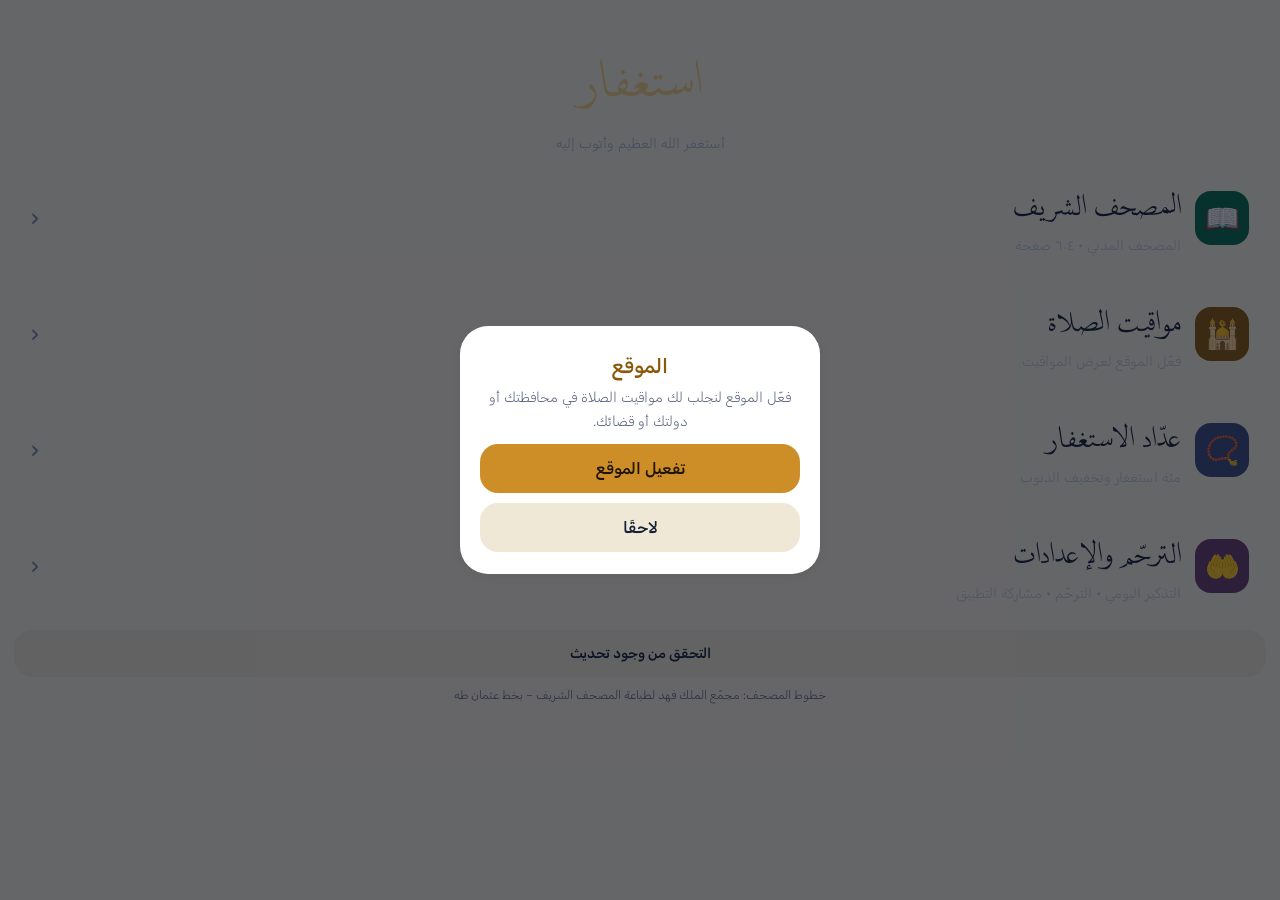
<file: app/src/main/assets/home.html>
<!DOCTYPE html><html lang="ar" dir="rtl"><head><meta charset="utf-8">
<meta name="viewport" content="width=device-width,initial-scale=1,maximum-scale=1,user-scalable=no,viewport-fit=cover">
<link rel="stylesheet" href="common.css">
<style>
.hero{text-align:center;padding:26px 10px 14px}
.hero b{display:block;font-family:var(--title);font-weight:400;font-size:40px;color:#f3d28a;word-spacing:.32em}
.hero span{font-weight:300;color:#9fb0cc;font-size:14px}
.tile{display:flex;align-items:center;gap:14px;width:100%;text-align:right;padding:16px;border-radius:20px;margin-bottom:12px;background:var(--navy2);border:1px solid rgba(255,255,255,.07)}
.tile:active{background:#1d3560}
.tile .ic{width:54px;height:54px;border-radius:16px;display:grid;place-items:center;font-size:28px;flex:none}
.tile .tx{flex:1}
.tile .tx b{display:block;font-family:var(--title);font-weight:400;font-size:23px;word-spacing:.32em}
.tile .tx span{font-size:13.5px;font-weight:300;color:#b9c6dd}
.tile .ar{font-size:22px;color:#6f84a8}
.i1{background:#0b6b4e}.i2{background:#8a5a12}.i3{background:#3b4f86}.i4{background:#6a3b72}
#hdr{display:flex;justify-content:center;gap:10px;font-size:13px;color:#9fb0cc;margin-bottom:12px;font-weight:300}
</style></head><body>
<div class="body" style="top:0;padding-top:calc(14px + env(safe-area-inset-top,0px))">
 <div class="hero"><b>استغفار</b><span>أستغفر الله العظيم وأتوب إليه</span></div>
 <button class="tile" id="tQ"><div class="ic i1">📖</div><div class="tx"><b>المصحف الشريف</b><span id="qSub">المصحف المدني • ٦٠٤ صفحة</span></div><div class="ar">‹</div></button>
 <button class="tile" id="tP"><div class="ic i2">🕌</div><div class="tx"><b>مواقيت الصلاة</b><span id="pSub">فعّل الموقع لعرض المواقيت</span></div><div class="ar">‹</div></button>
 <button class="tile" id="tI"><div class="ic i3">📿</div><div class="tx"><b>عدّاد الاستغفار</b><span>مئة استغفار وتخفيف الذنوب</span></div><div class="ar">‹</div></button>
 <button class="tile" id="tM"><div class="ic i4">🤲</div><div class="tx"><b>الترحّم والإعدادات</b><span>التذكير اليومي • الترحّم • مشاركة التطبيق</span></div><div class="ar">‹</div></button>
 <button class="btn ghost" id="upChk" style="margin-top:4px;font-size:14px">التحقق من وجود تحديث</button>
 <div class="muted" id="ver" style="text-align:center;margin-top:8px;font-size:12px"></div>
 <div class="muted" style="text-align:center;margin-top:8px;font-size:12px">خطوط المصحف: مجمّع الملك فهد لطباعة المصحف الشريف – بخط عثمان طه</div>
</div>
<div class="modal" id="locModal"><div class="box"><h3>الموقع</h3>
 <div class="muted">فعّل الموقع لنجلب لك مواقيت الصلاة في محافظتك أو دولتك أو قضائك.</div>
 <button class="btn gold" id="lmYes">تفعيل الموقع</button><button class="btn ghost" id="lmNo">لاحقًا</button></div></div>
<div class="modal" id="upModal"><div class="box"><h3>تحديث جديد</h3>
 <div class="muted" id="upTxt"></div>
 <div id="upBar" style="display:none;height:8px;border-radius:4px;background:#0f1d36;margin-top:12px;overflow:hidden"><div id="upFill" style="height:100%;width:0;background:var(--gold)"></div></div>
 <button class="btn gold" id="upYes">تحديث الآن</button><button class="btn ghost" id="upNo">لاحقًا</button></div></div>
<div class="toast" id="toast"></div>
<script src="common.js"></script>
<script>
$('tQ').onclick=function(){location.href='quran.html'};
$('tP').onclick=function(){location.href='prayer.html'};
$('tI').onclick=function(){location.href='index.html'};
$('tM').onclick=function(){location.href='index.html?settings=1'};
var q=ls('qpage',0);if(q>1)$('qSub').textContent='أكمل القراءة من صفحة '+ar(q);
function sub(){var np=nextPrayer();if(np)$('pSub').textContent=np.name+' بعد '+countdown(np.at-new Date())}
sub();setInterval(sub,30000);
var P=ls('pray',{});
if(!P.loc&&!ls('locAsked',false)){$('locModal').classList.add('show')}
$('lmNo').onclick=function(){ss('locAsked',true);$('locModal').classList.remove('show')};
$('lmYes').onclick=function(){ss('locAsked',true);$('lmYes').textContent='جارٍ تحديد الموقع…';
  askLocation(function(o,e){$('locModal').classList.remove('show');$('lmYes').textContent='تفعيل الموقع';
    if(o){toast('تم تحديد موقعك: '+placeName(o));sub();syncAlarms()}
    else toast(e==='denied'?'لم تُمنح صلاحية الموقع':'تعذّر تحديد الموقع')})};
window.__back=function(){if($('upModal').classList.contains('show')){$('upNo').click();return true}if($('locModal').classList.contains('show')){$('lmNo').click();return true}return false};
if(P.loc)syncAlarms();
/* ---- in-app update ---- */
var manual=false;
try{if(window.Android&&Android.appVersion)$('ver').textContent='الإصدار '+Android.appVersion()}catch(e){}
window.__updateInfo=function(r){
  if(r.error){if(manual)toast('تعذّر التحقق من التحديث. تأكد من الإنترنت');manual=false;return}
  if(r.available){$('upTxt').textContent=(r.name||'')+(r.notes?'\n'+r.notes:'');$('upTxt').style.whiteSpace='pre-line';
    $('upBar').style.display='none';$('upYes').style.display='';$('upYes').textContent='تحديث الآن';$('upModal').classList.add('show')}
  else if(manual)toast('أنت على آخر إصدار');
  manual=false};
window.__updateProgress=function(p){$('upBar').style.display='block';
  if(p>100){$('upYes').style.display='none';$('upTxt').textContent='اكتمل التنزيل. اضغط «تثبيت» في نافذة النظام.';$('upFill').style.width='100%';return}
  $('upFill').style.width=p+'%';$('upYes').style.display='none';$('upTxt').textContent='جارٍ تنزيل التحديث… '+ar(p)+'٪'};
window.__updateFail=function(w){$('upYes').style.display='';$('upYes').textContent='إعادة المحاولة';
  $('upTxt').textContent=w==='perm'?'اسمح للتطبيق بتثبيت التطبيقات من الإعدادات التي فُتحت، ثم ارجع واضغط إعادة المحاولة.':'فشل التحديث. تأكد من الإنترنت وأعد المحاولة.'};
$('upYes').onclick=function(){$('upTxt').textContent='جارٍ البدء…';try{Android.installUpdate()}catch(e){}};
$('upNo').onclick=function(){$('upModal').classList.remove('show')};
$('upChk').onclick=function(){manual=true;try{Android.checkUpdate()}catch(e){manual=false}};
if(!(P.loc===undefined&&!ls('locAsked',false)))setTimeout(function(){try{Android.checkUpdate()}catch(e){}},800);
</script></body></html>
</file>
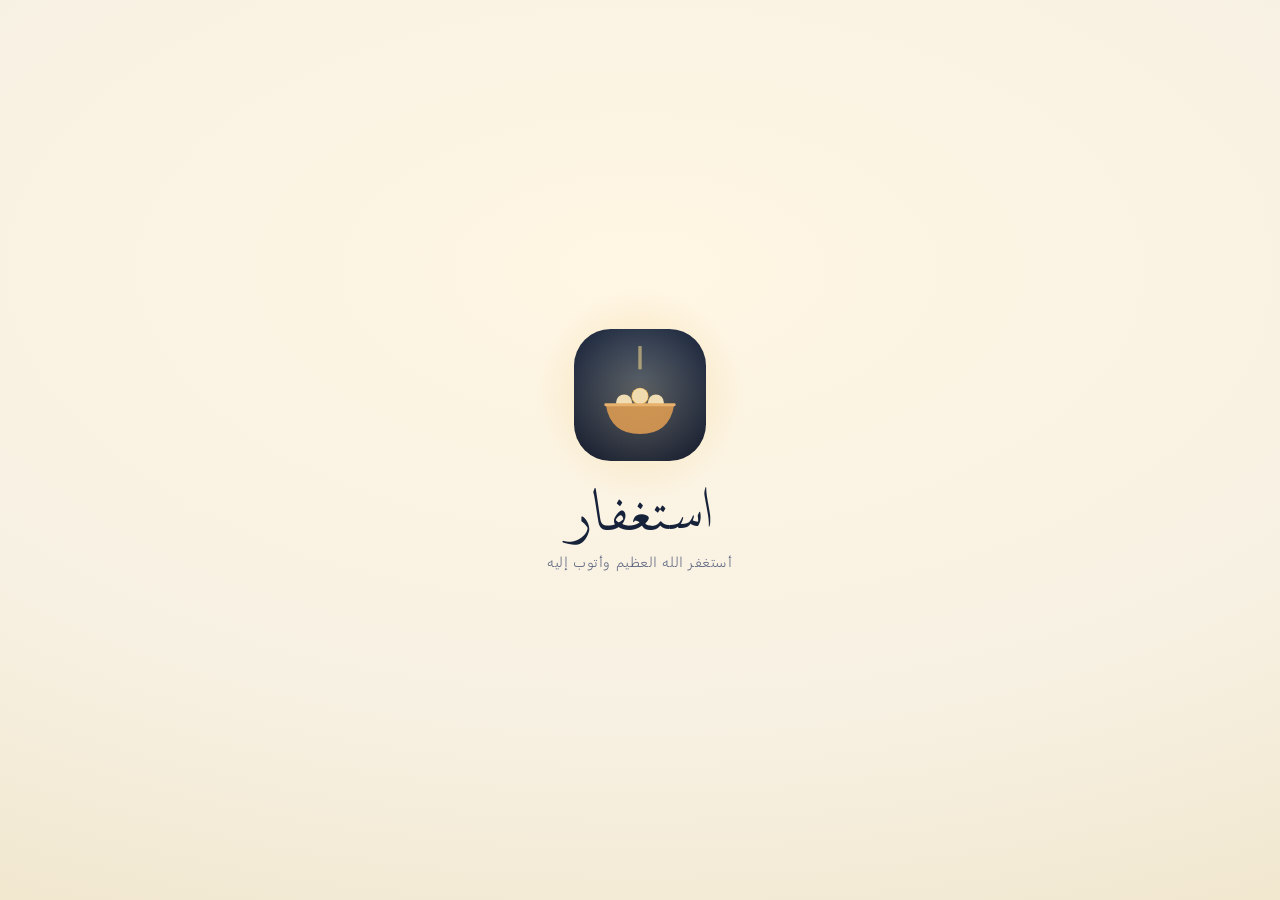
<file: app/src/main/assets/istighfar.html>
<!DOCTYPE html>
<html lang="ar" dir="rtl" data-ltrfix>
<head>
<meta charset="utf-8">
<meta name="viewport" content="width=device-width,initial-scale=1,maximum-scale=1,user-scalable=no,viewport-fit=cover">
<title>استغفار</title>
<meta name="theme-color" content="#f7f1e3">
<link rel="stylesheet" href="motion.css"><link rel="stylesheet" href="extra.css">
<style>
@font-face{font-family:'Nabi';src:url('fonts/Nabi.ttf');font-weight:400}
@font-face{font-family:'Rubik';src:url('fonts/Rubik-Light.ttf');font-weight:300}
@font-face{font-family:'Rubik';src:url('fonts/Rubik-Regular.ttf');font-weight:400}
@font-face{font-family:'Rubik';src:url('fonts/Rubik-Medium.ttf');font-weight:500}
:root{
  --bg:#f7f1e3;--card:#ffffff;--line:#e8dfcc;--fg:#16213a;--mut:#5d6680;--on:#067a57;--off:#cfc7b4;--chip:#efe8d6;--goldt:#8a5a0a;--hl:rgba(206,142,39,.14);--selbg:#f2faf6;
  --navy:#0f1d36;--green:#067a57;--gold:#c8923a;
  --ui:'Rubik','Noto Sans Arabic','Segoe UI',Roboto,'DejaVu Sans',sans-serif;
  --title:'Nabi','Noto Naskh Arabic','Noto Sans Arabic','FreeSerif','DejaVu Sans',serif;
}
html.dark{--bg:#101726;--card:#182034;--elev:#1f2940;--line:rgba(255,255,255,.09);--fg:#e6eaf3;--mut:#a3aec6;--on:#5fcfa8;--off:#5a6784;--chip:#202b44;--goldt:#e6c27e;--hl:rgba(230,194,126,.14);--acc:#5fcfa8;--gold:#e6c27e;--selbg:rgba(95,207,168,.12);--green:#5fcfa8}
*{box-sizing:border-box}
html,body{margin:0;height:100%;overflow:hidden;background:#c6cfdb;-webkit-user-select:none;user-select:none;
  -webkit-tap-highlight-color:transparent;touch-action:manipulation;font-family:var(--ui);color:var(--navy);font-synthesis:none}
#root{position:fixed;left:0;top:0;right:0;bottom:0;overflow:hidden}
#inset{position:absolute;left:0;top:0;width:0;height:0;padding-top:env(safe-area-inset-top)}
#stage{position:absolute;left:0;top:0;transform-origin:0 0}
#scene{position:absolute;left:0;top:0;display:block}
.abs{position:absolute}
.c{transform:translate(-50%,-50%)}
#pill{display:flex;align-items:center;justify-content:center;gap:6px;height:28px;min-width:152px;padding:0 14px;
  border-radius:14px;font:500 13px/1 var(--ui);white-space:nowrap;direction:rtl;border:1px solid transparent}
#pill .gold{color:var(--gold);font-weight:500}
#pill .dot{color:var(--gold);font-size:10px}
.fade{transition:opacity .32s ease}
#title{word-spacing:.32em;-webkit-text-stroke:.9px currentColor;font:400 44px/1.5 var(--title);white-space:nowrap;color:var(--navy);text-align:center}
#divider{width:73px;height:6px;display:flex;align-items:center;justify-content:center;gap:0}
#divider i{flex:1;height:1px;background:rgba(206,142,39,.45)}
#divider b{width:4px;height:4px;background:#d4a03a;transform:rotate(45deg);margin:0 4px;flex:none}
#sub{font:500 15.5px/1.4 var(--ui);color:#1b2740;white-space:nowrap}
#sub .g{color:var(--green);font:400 1.3em/1 var(--title)}
#ring{width:68px;height:68px}
#ring text{font-family:var(--ui)}
#infoBox{display:flex;flex-direction:column;align-items:flex-end;direction:rtl;white-space:nowrap}
#infoT{font:500 18.5px/1.2 var(--ui);color:#16213a;-webkit-text-stroke:.35px currentColor}
#infoS{font:500 9.5px/1.3 var(--ui);color:#4a546c;margin-top:5px}
#card{width:153px;height:105px;border-radius:9px;background:rgba(255,253,244,.88);border:1.5px solid #d6b56a;
  display:flex;flex-direction:column;align-items:center;justify-content:center;text-align:center;opacity:0;pointer-events:none;
  box-shadow:0 2px 8px rgba(40,30,10,.08)}
#card .l1,#card .l2{word-spacing:.32em}
#card .l1{font:400 17px/1.55 var(--title);color:#14223b;white-space:nowrap}
#card .l2{font:400 19px/1.5 var(--title);color:#127a5c;white-space:nowrap}
#card .l3{font:400 8px/1 var(--ui);color:#5f6a7c;margin-top:7px;padding-top:6px;border-top:1px solid rgba(120,130,150,.25);width:118px}
#share{height:27px;min-width:176px;padding:0 16px;border-radius:14px;background:rgba(255,248,238,.8);
  border:1px solid rgba(255,255,255,.7);font:500 12.5px/27px var(--ui);color:#1a1517;text-align:center;white-space:nowrap;
  box-shadow:0 2px 6px rgba(120,70,20,.15);opacity:0;pointer-events:none;cursor:pointer}
#share.on{pointer-events:auto}
#hint{font:400 11px/1 var(--ui);color:rgba(20,30,50,.55);opacity:0;white-space:nowrap}
#pause{width:38px;height:38px;border-radius:50%;background:rgba(255,255,255,.6);border:1px solid rgba(255,255,255,.85);
  display:none;align-items:center;justify-content:center;cursor:pointer}
#gear{width:32px;height:32px;border-radius:50%;display:flex;align-items:center;justify-content:center;cursor:pointer;
  background:rgba(255,255,255,.5);opacity:.95}
#gear svg,#pause svg{display:block}
#veil{position:absolute;left:0;top:0;right:0;bottom:0;background:#c6cfdb;opacity:1;pointer-events:none}
/* settings sheet (screen pixels) */
#scrim{position:absolute;left:0;top:0;right:0;bottom:0;background:rgba(10,16,30,.42);opacity:0;pointer-events:none;transition:opacity .25s}
#scrim.on{opacity:1;pointer-events:auto}
#sheet{position:absolute;left:0;right:0;bottom:0;background:var(--bg);border-radius:30px 30px 0 0;padding:22px 18px calc(18px + env(safe-area-inset-bottom));
  transform:translateY(105%);transition:transform .3s cubic-bezier(.2,.8,.2,1);max-height:90%;overflow:auto}
#sheet.on{transform:none}
#sheet::before{content:'';display:block;width:40px;height:4px;border-radius:2px;background:var(--off);margin:-12px auto 14px;opacity:.7}
#sheet h2{margin:0 0 14px;font:600 18px var(--ui);color:var(--fg);text-align:center}
.opt{display:flex;align-items:center;gap:12px;padding:12px 14px;margin-bottom:8px;border-radius:14px;background:var(--card);border:1.5px solid var(--line);cursor:pointer}
.opt.sel{border-color:var(--on);background:var(--selbg)}
.opt .rd{width:20px;height:20px;border-radius:50%;border:2px solid var(--off);flex:none;position:relative}
.opt.sel .rd{border-color:var(--on)}
.opt.sel .rd:after{content:'';position:absolute;inset:3px;border-radius:50%;background:var(--on)}
.opt b{display:block;font:500 15px var(--ui);color:var(--fg)}
.opt span{display:block;font:300 12px/1.4 var(--ui);color:var(--mut);margin-top:2px}
.row{display:flex;align-items:center;justify-content:space-between;padding:12px 14px;margin:4px 0 8px;border-radius:14px;background:var(--card);border:1.5px solid var(--line);cursor:pointer}
.row b{font:500 15px var(--ui);color:var(--fg)}
.sw{width:44px;height:26px;border-radius:13px;background:var(--off);position:relative;transition:background .2s;flex:none}
.sw:after{content:'';position:absolute;top:3px;right:3px;width:20px;height:20px;border-radius:50%;background:#fff;transition:right .2s;box-shadow:0 1px 3px rgba(0,0,0,.25)}
.sw.on{background:var(--on)}.sw.on:after{right:21px}
.row .rs{display:block;font:300 12px/1.4 var(--ui);color:var(--mut);margin-top:2px}
.row .chev{font:300 22px/1 var(--ui);color:var(--mut);margin-top:-2px}
#memo{position:absolute;left:0;top:0;right:0;bottom:0;overflow:auto;direction:rtl;
  background:linear-gradient(180deg,#fef0d6 0%,#fce4bc 45%,#f5c480 100%);
  opacity:0;pointer-events:none;transform:translateY(18px);transition:opacity .3s ease,transform .3s ease}
#memo.on{opacity:1;pointer-events:auto;transform:none}
#memo .mwrap{min-height:100%;display:flex;flex-direction:column;align-items:center;justify-content:center;text-align:center;
  padding:calc(env(safe-area-inset-top) + 64px) 26px calc(env(safe-area-inset-bottom) + 28px)}
#memoBack{position:absolute;right:14px;top:calc(env(safe-area-inset-top) + 14px);height:34px;padding:0 14px;border-radius:17px;
  background:rgba(255,255,255,.55);border:1px solid rgba(255,255,255,.85);font:500 13px var(--ui);color:#16213a;cursor:pointer}
.mverse,.mname{word-spacing:.32em}
.mverse{font:400 clamp(24px,7vw,30px)/1.7 var(--title);color:#0f1d36}
.mdiv{width:90px;height:6px;display:flex;align-items:center;justify-content:center;margin:12px 0 18px}
.mdiv i{flex:1;height:1px;background:rgba(206,142,39,.55)}
.mdiv b{width:5px;height:5px;background:#d4a03a;transform:rotate(45deg);margin:0 5px;flex:none}
.mlabel{font:300 14px var(--ui);color:#5a4a2a}
.mname{font:400 clamp(30px,9.5vw,42px)/1.5 var(--title);color:#0f1d36;margin:6px 0 4px}
.mrah{font:500 15px var(--ui);color:#067a57;margin-bottom:22px}
.mdua{font:400 15px/2 var(--ui);color:#2a3144;max-width:320px}
.mfat{font:300 14px var(--ui);color:#5a4a2a;margin:16px 0 26px}
#shareApp{max-width:320px;background:#16213a;color:#fff}
.btn{display:flex;align-items:center;justify-content:center;gap:8px;width:100%;padding:13px;border:0;border-radius:14px;background:var(--fg);color:var(--bg);font:500 15px var(--ui);margin-top:6px;cursor:pointer}

/* ---- icons / sections / segmented ---- */
.ic{display:block;flex:none}
.sec{font:600 12px var(--ui);color:var(--goldt);margin:18px 6px 8px}
.ci{width:40px;height:40px;border-radius:14px;display:grid;place-items:center;flex:none;color:#fff}
.c1{background:rgba(11,107,79,.12);color:var(--on)}.c2{background:var(--hl);color:var(--goldt)}.c3{background:var(--hl);color:var(--goldt)}
.c4{background:var(--hl);color:var(--goldt)}.c5{background:var(--hl);color:var(--goldt)}.c6{background:var(--hl);color:var(--goldt)}.c7{background:var(--hl);color:var(--goldt)}
.row .l,.opt .l{display:flex;align-items:center;gap:12px;min-width:0}
.row .chev{display:grid;place-items:center;color:var(--mut)}
html.en .row .chev svg{transform:scaleX(-1)}
.seg{display:flex;gap:4px;background:var(--chip);padding:4px;border-radius:16px;margin:4px 0 8px}
.seg button{flex:1;padding:9px 4px;border-radius:11px;font:500 14px var(--ui);color:var(--mut);background:none;border:0;cursor:pointer}
.seg button.on{background:var(--on);color:#fff;box-shadow:none}
.segt{font:500 14px var(--ui);color:var(--fg);margin:8px 4px 2px;display:flex;align-items:center;gap:8px}
.segt .ic{color:var(--gold)}
html.en #pill,html.en #infoBox{direction:ltr}
html.en .opt b,html.en .row b{font-weight:500}
/* ---- modals ---- */
.modal{position:fixed;left:0;top:0;right:0;bottom:0;background:rgba(5,10,22,.62);display:none;align-items:center;justify-content:center;padding:24px;z-index:60}
.modal.show{display:flex}
.modal .box{background:var(--card);color:var(--fg);border-radius:22px;padding:22px 20px;width:100%;max-width:360px;text-align:center;box-shadow:0 10px 40px rgba(0,0,0,.35)}
.modal .box h3{margin:8px 0 8px;font:500 20px var(--ui);color:var(--goldt)}
html.en .modal .box h3{font:500 19px var(--ui);word-spacing:0}
.modal .box .muted{color:var(--mut);font:300 14px/1.7 var(--ui)}
.modal .box .mb{display:flex;align-items:center;justify-content:center;gap:8px;width:100%;padding:13px;border:0;border-radius:14px;font:500 16px var(--ui);margin-top:10px;cursor:pointer}
.mb.gold{background:var(--gold);color:#201505}.mb.ghost{background:var(--chip);color:var(--fg)}
.mi{width:56px;height:56px;border-radius:18px;margin:0 auto;display:grid;place-items:center;background:var(--hl);color:var(--gold)}
.toast{position:fixed;bottom:calc(112px + env(safe-area-inset-bottom,0px));left:50%;transform:translateX(-50%);background:rgba(10,16,30,.9);color:#fff;padding:10px 16px;border-radius:12px;font:400 14px var(--ui);z-index:70;display:none;max-width:86%;text-align:center}
/* ---- dark mode: night scene ---- */
html.dark,html.dark body{background:#08121f}

/* ---- dark: night scene (palette swap, readable figure/bowl) ---- */
html.dark #stage{background:none}
html.dark .fnear{stroke:#e9eef6}html.dark .ffar{stroke:#8fa4c4;stroke-opacity:.9}
html.dark .fnearf{fill:#e9eef6}html.dark .feye{fill:#16223a}html.dark .fline{stroke:#16223a}
html.dark #bowlG stop:nth-child(1){stop-color:#c08a5a}html.dark #bowlG stop:nth-child(2){stop-color:#a8754a}html.dark #bowlG stop:nth-child(3){stop-color:#845a38}
html.dark .brim{fill:#5a3f2a}
html.dark #sph stop:nth-child(1){stop-color:#8a97b0}html.dark #sph stop:nth-child(2){stop-color:#46526a}html.dark #sph stop:nth-child(3){stop-color:#222b3d}
#tint{position:absolute;left:0;top:0;right:0;bottom:0;pointer-events:none;display:none;background:linear-gradient(180deg,#27447f 0%,#3a5a9a 55%,#6a6f96 100%);mix-blend-mode:multiply}
html.dark #tint{display:none}
#scrim{z-index:7}#sheet{z-index:8}#memo{z-index:9}
html.en #pCur{order:2}html.en #pill>span:nth-of-type(2){order:3}html.en #pTot{order:4}
html.dark #title{color:#f4e7c8}html.dark #sub{color:#cbd5ea}html.dark #sub .g{color:#4cc59c}
html.dark #infoT{color:#f3ecd9}html.dark #infoS{color:#a9b4ca}html.dark #hint{color:rgba(255,255,255,.62)}
html.dark #pill{color:#e9eef8;background:rgba(255,255,255,.1);border-color:rgba(255,255,255,.14)}
html.dark #gear{background:rgba(255,255,255,.12);opacity:.95}html.dark #gear svg{stroke:#eaf0fb}
html.dark #pause{background:rgba(255,255,255,.14);border-color:rgba(255,255,255,.2)}
html.dark #rDisc{fill:rgba(16,28,56,.78);stroke:rgba(255,255,255,.18)}
html.dark #ring circle:nth-child(2){fill:rgba(255,255,255,.05);stroke:#2c3d63}
html.dark #rNum{fill:#f1f4fb}
html.dark #share{background:rgba(22,38,74,.85);color:#f4e7c8;border-color:rgba(255,255,255,.14)}
html.dark #card{background:rgba(18,32,62,.9);border-color:#8d6c2d}
html.dark #card .l1{color:#f1ecde}html.dark #card .l2{color:#4cc59c}html.dark #card .l3{color:#9fb0cc;border-top-color:rgba(255,255,255,.14)}
html.dark #memo{background:linear-gradient(180deg,#0f1a36 0%,#14264b 55%,#1c2f58 100%)}
html.dark .mverse,html.dark .mname{color:#f4e7c8}html.dark .mlabel,html.dark .mfat{color:#b9c4dc}html.dark .mdua{color:#d4dcee}html.dark .mrah{color:#4cc59c}
html.dark #memoBack{background:rgba(255,255,255,.12);border-color:rgba(255,255,255,.2);color:#f1f4fb}
html.dark #shareApp{background:var(--gold);color:#201505}
.star{position:absolute;width:2px;height:2px;border-radius:50%;background:#fff;opacity:0;pointer-events:none}
html.dark .star{opacity:.7;animation:tw 3.2s ease-in-out infinite}
@keyframes tw{50%{opacity:.15}}
</style>
</head>
<body>
<div id="root">
  <div id="inset"></div>
  <div id="stage">
    <div id="stars"></div>
    <svg id="scene" xmlns="http://www.w3.org/2000/svg"></svg>
    <div id="tint"></div>

    <div id="pill" class="abs c">
      <b id="pLabel" class="fade">الاستغفار</b><i class="dot">●</i><span id="pTot">١٠٠</span><span>/</span><span id="pCur" class="gold">٠</span>
    </div>
    <div id="title" class="abs c fade">أَسْتَغْفِرُ ٱللَّهَ</div>
    <div id="divider" class="abs c"><i></i><b></b><i></i></div>
    <div id="sub" class="abs c fade">أطلبُ المغفرةَ من <span class="g">الله</span></div>

    <svg id="ring" class="abs" viewBox="-34 -34 68 68" xmlns="http://www.w3.org/2000/svg">
      <circle id="rDisc" r="32.6" fill="rgba(255,255,255,.62)" stroke="rgba(255,255,255,.95)" stroke-width="1.5"/>
      <circle r="27.5" fill="rgba(255,255,255,.35)" stroke="#dde1e8" stroke-width="3.4"/>
      <circle id="rProg" r="27.5" fill="none" stroke="#067a57" stroke-width="3.4" stroke-linecap="round"
        stroke-dasharray="172.8" stroke-dashoffset="172.8" transform="rotate(-90)"/>
      <text id="rNum" x="0" y="6" text-anchor="middle" font-size="19" font-weight="500" fill="#16213a">٠</text>
      <text x="0" y="17.5" text-anchor="middle" font-size="6.2" font-weight="300" fill="#8a93a3" direction="ltr" id="rTot">١٠٠ /</text>
    </svg>
    <div id="infoBox" class="abs fade"><div id="infoT">خفِّف حِملَك</div><div id="infoS">كلُّ استغفارٍ يُسقِط عنك ذنبًا</div></div>
    <div id="card" class="abs fade">
      <div class="l1">فَقُلْتُ ٱسْتَغْفِرُوا رَبَّكُمْ</div>
      <div class="l2">إِنَّهُ كَانَ غَفَّارًا</div>
      <div class="l3">سورة نوح · الآية ١٠</div>
    </div>

    <div id="share" class="abs c fade">انشرها... وشارِك في الأجر</div>
    <div id="hint" class="abs c fade">المس الشاشة للاستغفار</div>
    <div id="pause" class="abs c"></div>
    <div id="gear" class="abs">
      <svg width="16" height="16" viewBox="0 0 24 24" fill="none" stroke="#16213a" stroke-width="2" stroke-linecap="round" stroke-linejoin="round"><circle cx="12" cy="12" r="3"/><path d="M19.4 15a1.7 1.7 0 0 0 .3 1.9l.1.1a2 2 0 1 1-2.8 2.8l-.1-.1a1.7 1.7 0 0 0-1.9-.3 1.7 1.7 0 0 0-1 1.5V21a2 2 0 1 1-4 0v-.1a1.7 1.7 0 0 0-1.1-1.5 1.7 1.7 0 0 0-1.9.3l-.1.1a2 2 0 1 1-2.8-2.8l.1-.1a1.7 1.7 0 0 0 .3-1.9 1.7 1.7 0 0 0-1.5-1H3a2 2 0 1 1 0-4h.1a1.7 1.7 0 0 0 1.5-1.1 1.7 1.7 0 0 0-.3-1.9l-.1-.1a2 2 0 1 1 2.8-2.8l.1.1a1.7 1.7 0 0 0 1.9.3H9a1.7 1.7 0 0 0 1-1.5V3a2 2 0 1 1 4 0v.1a1.7 1.7 0 0 0 1 1.5 1.7 1.7 0 0 0 1.9-.3l.1-.1a2 2 0 1 1 2.8 2.8l-.1.1a1.7 1.7 0 0 0-.3 1.9V9a1.7 1.7 0 0 0 1.5 1H21a2 2 0 1 1 0 4h-.1a1.7 1.7 0 0 0-1.5 1z"/></svg>
    </div>
  </div>

  <div id="veil"></div>
  <div id="scrim"></div>
  <div id="sheet">
    <h2 data-i="settings">الإعدادات</h2>

    <div class="sec" data-i="tSec"></div>
    <div class="row" id="goTsb"><div class="l"><span class="ci c3" data-ic="tasbih" data-is="21"></span><div><b data-i="tasbih"></b><span class="rs" data-i="tasbihSub"></span></div></div><span class="chev" data-ic="chevL" data-is="20"></span></div>
    <div class="row" id="goQib"><div class="l"><span class="ci c4" data-ic="kaaba" data-is="21"></span><div><b data-i="qibla"></b><span class="rs" data-i="qiblaSub"></span></div></div><span class="chev" data-ic="chevL" data-is="20"></span></div>

    <div class="sec" data-i="setApp"></div>
    <div class="segt"><span data-ic="contrast" data-is="18" class="ic"></span><span data-i="theme"></span></div>
    <div class="seg" id="thSeg"><button data-th="auto" data-i="tAuto"></button><button data-th="light" data-i="tLight"></button><button data-th="dark" data-i="tDark"></button></div>
    <div class="segt"><span data-ic="globe" data-is="18" class="ic"></span><span data-i="lang"></span></div>
    <div class="seg" id="lgSeg"><button data-lg="ar">العربية</button><button data-lg="en">English</button></div>

    <div class="sec" data-i="secCount"></div>
    <div class="opt" data-mode="auto"><div class="rd"></div><div><b data-i="mAuto"></b><span data-i="mAutoS"></span></div></div>
    <div class="opt" data-mode="autopause"><div class="rd"></div><div><b data-i="mPause"></b><span data-i="mPauseS"></span></div></div>
    <div class="opt" data-mode="touch"><div class="rd"></div><div><b data-i="mTouch"></b><span data-i="mTouchS"></span></div></div>
    <div class="row" id="sndRow"><div class="l"><span class="ci c3" data-ic="beads" data-is="21"></span><b data-i="sound"></b></div><div class="sw" id="sndSw"></div></div>
    <div class="row" id="ntfRow"><div class="l"><span class="ci c5" data-ic="bell" data-is="21"></span><div><b data-i="notifRow"></b><span class="rs" data-i="notifRowS"></span></div></div><div class="sw" id="ntfSw"></div></div>
    <button class="btn" id="restartBtn"><span data-ic="refresh" data-is="18"></span><span data-i="restart"></span></button>

    <div class="sec" data-i="secMore"></div>
    <div class="row" id="updRow"><div class="l"><span class="ci c1" data-ic="download" data-is="21"></span><div><b data-i="updRow"></b><span class="rs" id="updSub"></span></div></div><span class="chev" data-ic="chevL" data-is="20"></span></div>
    <div class="row" id="shareRow"><div class="l"><span class="ci c2" data-ic="share" data-is="21"></span><b data-i="shareRow"></b></div><span class="chev" data-ic="chevL" data-is="20"></span></div>
    <div class="row" id="memoRow"><div class="l"><span class="ci c4" data-ic="heart" data-is="21"></span><b data-i="memoRow"></b></div><span class="chev" data-ic="chevL" data-is="20"></span></div>
  </div>
  <div id="memo">
    <button id="memoBack" data-i="memoBack">رجوع</button>
    <div class="mwrap">
      <div class="mverse">إِنَّا لِلَّهِ وَإِنَّا إِلَيْهِ رَاجِعُونَ</div>
      <div class="mdiv"><i></i><b></b><i></i></div>
      <div class="mlabel" data-i="mLabel">ترحّموا على المرحوم</div>
      <div class="mname">كاظم خضير حمود البيضاني</div>
      <div class="mrah" data-i="mRah">رحمه الله وأسكنه فسيح جناته</div>
      <div class="mdua">اللَّهُمَّ اغْفِرْ لَهُ وَارْحَمْهُ وَعَافِهِ وَاعْفُ عَنْهُ، وَأَكْرِمْ نُزُلَهُ وَوَسِّعْ مُدْخَلَهُ</div>
      <div class="mfat" data-i="mFat">الفاتحة إلى روحه الطاهرة</div>
      <button class="btn" id="shareApp"><span data-ic="share" data-is="18"></span><span data-i="shareApp">مشاركة التطبيق</span></button>
    </div>
  </div>

  <div class="toast" id="toast"></div>
</div>

<script src="common.js"></script><script src="core.js"></script><script src="i18n2.js"></script>
<script>applyI18n();fillIcons();</script>
<script>
(function(){
'use strict';
var $=function(id){return document.getElementById(id)};
var NS='http://www.w3.org/2000/svg';
var AR='٠١٢٣٤٥٦٧٨٩';
function ar(n){return (window.LANG==='en')?String(n):String(n).replace(/\d/g,function(d){return AR[d]})}
function lerp(a,b,t){return a+(b-a)*t}
function clamp(x,a,b){a=a==null?0:a;b=b==null?1:b;return Math.min(b,Math.max(a,x))}
function ease(t){t=clamp(t);return t<.5?2*t*t:1-Math.pow(-2*t+2,2)/2}
function smooth(a,b,x){var t=clamp((x-a)/(b-a));return t*t*(3-2*t)}
function hex(c){return [parseInt(c.substr(1,2),16),parseInt(c.substr(3,2),16),parseInt(c.substr(5,2),16)]}
var KP=[0,.11,.25,.38,.5,.63,.76,.9,.99,1];
function ramp(cols,p,stops){
  stops=stops||KP; p=clamp(p);
  var i=0; while(i<stops.length-2&&p>stops[i+1])i++;
  var t=clamp((p-stops[i])/(stops[i+1]-stops[i]));
  var a=hex(cols[i]),b=hex(cols[i+1]);
  return 'rgb('+Math.round(lerp(a[0],b[0],t))+','+Math.round(lerp(a[1],b[1],t))+','+Math.round(lerp(a[2],b[2],t))+')';
}
function el(tag,attrs,parent){var e=document.createElementNS(NS,tag);for(var k in attrs)e.setAttribute(k,attrs[k]);if(parent)parent.appendChild(e);return e}

/* ---------- palettes sampled from the reference video ---------- */
var C_TOP =['#c6cfdb','#cad4db','#d2d8dc','#d8dada','#dfdfd8','#e6e2d8','#eee5d8','#f0ebd5','#fef0d6','#fef0d6'];
var C_MID =['#b8c4d3','#bec8cf','#c4cace','#cecec9','#d5d1c7','#ddd7c4','#e4d8c0','#efddbf','#fce4bc','#fce4bc'];
var C_LOW =['#97a7bb','#9da9b4','#aaaeb0','#b5b1a7','#bfb39d','#cbb798','#d7ba91','#e1be8c','#f5c480','#f5c480'];
var C_DUNE1=['#8a9bb3','#8f9cae','#a3a6ab','#aea99f','#c2b196','#cdb08d','#d4af80','#dba974','#f3b56c','#f6b16a'];
var C_DUNE2=['#7b8da7','#7e8b9c','#919497','#9a9189','#a99580','#b99a7a','#c39b6e','#cc9a62','#e69f58','#ea9c52'];
var C_GROUND=['#4d5f75','#57606e','#656469','#6f645e','#7c6657','#886850','#936947','#a06d40','#c1793b','#c17c44'];
var C_SUN=['#cdd0c4','#d3d3c0','#dcd5b8','#e3d3ab','#e8d6a4','#ecd9a2','#f2dda4','#f7e4b0','#fff0c8','#fff2d0'];
var N_TOP =['#08121f','#0a1624','#0c1a2b','#0e1e32','#112338','#14283f','#182e46','#1c344d','#213b55','#243e58'];
var N_MID =['#0e2036','#112439','#14283f','#182d46','#1c334d','#213a55','#27415c','#2d4964','#34506b','#37536e'];
var N_LOW =['#16304a','#1a354f','#1f3a55','#24415c','#2a4863','#33506b','#3f5873','#4f6279','#6a6f80','#7a7584'];
var N_DUNE1=['#1f3a55','#223d58','#264260','#2b4866','#31506d','#385873','#40607b','#496984','#55728c','#5c7790'];
var N_DUNE2=['#183049','#1a334c','#1d3751','#213c57','#26425d','#2c4963','#335169','#3b5a72','#44627a','#4a6881'];
var N_GROUND=['#122438','#14283c','#172c41','#1a3047','#1e354d','#233b54','#29425b','#2f4963','#36516b','#3a566f'];
var N_SUN=['#aab6c8','#b6c0cf','#c2cad6','#cdd3dc','#d8dce2','#e2e3e4','#ebe8e2','#f2ecdf','#f7efdc','#faf1dc'];
function pal(d,n){return isDark()?n:d}

/* ---------- settings ---------- */
var S={mode:'auto',sound:true};
try{var st=JSON.parse(localStorage.getItem('istg')||'{}');if(st.mode)S.mode=st.mode;if(typeof st.sound==='boolean')S.sound=st.sound}catch(e){}
function save(){try{localStorage.setItem('istg',JSON.stringify(S))}catch(e){}}

/* ---------- state ---------- */
var q=new URLSearchParams(location.search);
var INTERVAL=q.has('iv')?parseFloat(q.get('iv')):0.85;
var c=0,v=0,removed=0,state='run',tf=0,introT=0,acc=0,paused=false,sheetOpen=false,fadeOut=0,chainS=0,hg=0,bump=0,scrollX=0,walkPh=0,veilColor=(isDark()?'#08121f':'#c6cfdb');
var W=360,H=640,K=1,gy=566.5,gOff=0,topOff=0,infoY=327;
var sprites=[],parts=[],sparks=[],bowlF=null,hintShown=false,memoOpen=false;
var APP_LINK='https://github.com/x3b-dev/istighfar-apk/releases/latest/download/Istighfar.apk';
var DBG=q.has('c');

/* ---------- scene (SVG) ---------- */
var scene=$('scene');
var defs=el('defs',{},scene);
function grad(tag,id,attrs,stops){var g=el(tag,Object.assign({id:id},attrs),defs);stops.forEach(function(s){el('stop',{offset:s[0],'stop-color':s[1],'stop-opacity':s[2]==null?1:s[2]},g)});return g}
grad('radialGradient','sph',{cx:.35,cy:.3,r:.8},[[0,'#4b5566'],[.5,'#141a23'],[1,'#05070a']]);
grad('radialGradient','bead',{cx:.35,cy:.3,r:.8},[[0,'#ffeaa0'],[.45,'#e5a431'],[1,'#a6651a']]);
grad('radialGradient','flash',{},[[0,'#fffbe0',1],[.35,'#ffe9a0',.75],[1,'#ffd870',0]]);
grad('radialGradient','glowBig',{},[[0,'#ffffff',.95],[.3,'#fff6b0',.7],[.65,'#ffe08a',.3],[1,'#ffd070',0]]);
grad('radialGradient','halo',{},[[0,'#fff6d8',.55],[1,'#fff6d8',0]]);
grad('linearGradient','trail',{x1:0,y1:0,x2:0,y2:1},[[0,'#ffe9a0',0],[1,'#fff4c0',.95]]);
grad('linearGradient','bowlG',{x1:0,y1:0,x2:0,y2:1},[[0,'#7d5c45'],[.5,'#6b4c37'],[1,'#523b2b']]);
grad('radialGradient','tas',{cx:.35,cy:.3,r:.8},[[0,'#ffe9a8'],[.5,'#dba02f'],[1,'#a8691a']]);
var mask=el('mask',{id:'moonMask'},defs);
el('rect',{x:-50,y:-50,width:100,height:100,fill:'#fff'},mask);
el('circle',{cx:7,cy:-4,r:14.5,fill:'#000'},mask);

var gBg=el('g',{},scene);          // moved by gOff
var glow=el('circle',{cx:182,cy:440,r:170,fill:'url(#glowBig)',opacity:0},gBg);
var sunG=el('g',{},gBg);
var sunHalo=el('circle',{r:68,fill:'url(#halo)',opacity:.5},sunG);
var sunDisc=el('circle',{r:31},sunG);
var dune1=el('path',{},gBg), dune2=el('path',{},gBg);
var moonG=el('g',{},scene);
el('circle',{cx:0,cy:0,r:17,fill:'#f2f2f6',opacity:.30},moonG);
el('circle',{cx:0,cy:0,r:17,fill:'#f4f4f8',opacity:.9,mask:'url(#moonMask)'},moonG);
var groundR=el('rect',{x:0,y:0,width:10,height:10},scene);
var groundLine=el('line',{stroke:'rgba(25,35,55,.35)','stroke-width':1.2},scene);
var ticks=el('path',{stroke:'rgba(25,35,55,.33)','stroke-width':1,fill:'none','stroke-linecap':'round'},scene);
var shadow=el('ellipse',{rx:62,ry:5,fill:'rgba(0,0,0,.16)'},scene);

var gFig=el('g',{},scene);         // moved by gOff
var gBead=el('g',{},scene);        // moved by topOff (chain)
var gFx=el('g',{},scene);          // sprites & particles (absolute)
var gSpark=el('g',{},scene);

/* chain */
var string=el('path',{fill:'none',stroke:'#8c6f3e','stroke-width':1,'stroke-opacity':.8,'stroke-linecap':'round'},gBead);
var beads=[];for(var i=0;i<19;i++)beads.push(el('circle',{r:4.3,fill:'url(#bead)',display:'none'},gBead));
var headGlow=el('circle',{r:12,fill:'url(#flash)',opacity:0},gBead);
var tassel=el('g',{display:'none'},gBead);
el('path',{d:'M-2.6,5 L2.6,5 L3.4,18 L-3.4,18 Z',fill:'#c98a26'},tassel);
el('path',{d:'M-1.6,6 L-1.6,18 M0,6 L0,18.5 M1.6,6 L1.6,18',stroke:'#f0c060','stroke-width':.5,fill:'none'},tassel);
el('circle',{cx:0,cy:0,r:7.4,fill:'url(#tas)'},tassel);
el('circle',{cx:-2.4,cy:-2.6,r:2,fill:'#fff6d0',opacity:.7},tassel);

/* figure */
var farLeg=el('polyline',{},gFig),farArm=el('polyline',{},gFig);
['stroke','fill'].forEach(function(){});
[farLeg,farArm].forEach(function(p){p.setAttribute('class','ffar');p.setAttribute('fill','none');p.setAttribute('stroke','#5b6f96');p.setAttribute('stroke-opacity',.85);p.setAttribute('stroke-width',6.2);p.setAttribute('stroke-linecap','round');p.setAttribute('stroke-linejoin','round')});
var bodyP=el('polyline',{},gFig),nearLeg=el('polyline',{},gFig),nearArm=el('polyline',{},gFig);
var gBowl=el('g',{},gFig);
[bodyP,nearLeg,nearArm].forEach(function(p){p.setAttribute('class','fnear');p.setAttribute('fill','none');p.setAttribute('stroke','#15223b');p.setAttribute('stroke-width',6.4);p.setAttribute('stroke-linecap','round');p.setAttribute('stroke-linejoin','round')});
var headC=el('circle',{r:14,fill:'#15223b','class':'fnearf'},gFig);
var face=el('g',{},gFig);
var eye=el('circle',{r:1.3,fill:'#d5dcec',cx:4,cy:-1,'class':'feye'},face);
var brow=el('line',{'class':'fline',stroke:'#cfd6e6','stroke-width':1.1,'stroke-linecap':'round'},face);
var mouth=el('path',{'class':'fline',fill:'none',stroke:'#d5dcec','stroke-width':1.2,'stroke-linecap':'round'},face);

/* bowl (drawn after figure limbs so arms tuck under); but head must be above -> reorder: bowl before head */
gFig.insertBefore(gBowl,headC);
var bowlBody=el('path',{d:'M-74,0 Q-68,29 -30,34 L30,34 Q68,29 74,0 Z',fill:'url(#bowlG)'},gBowl);
el('path',{d:'M-62,18 Q-40,27 -10,28',stroke:'rgba(255,225,190,.18)','stroke-width':3,fill:'none','stroke-linecap':'round'},gBowl);
var pileG=el('g',{},gBowl);
el('ellipse',{cx:0,cy:0,rx:74,ry:3.6,fill:'#3a2a20','class':'brim'},gBowl);
var lbl=el('text',{x:0,y:25,'text-anchor':'middle','font-size':15,'font-weight':500,fill:'#fff4e2','font-family':'Rubik,Noto Sans Arabic,DejaVu Sans,sans-serif'},gBowl);
lbl.textContent=t('sins');

/* pile of sins */
var rowsN=[18,17,16,14,12,10,7,4,2],spheres=[];
rowsN.forEach(function(n,r){for(var i=0;i<n;i++){
  var s={x:(i-(n-1)/2)*8.3+(Math.random()-.5)*.7,y:-4.2-r*6.9+(Math.random()-.5)*.7,r:r,rnd:Math.random()};
  s.el=el('circle',{cx:s.x.toFixed(2),cy:s.y.toFixed(2),r:4.15,fill:'url(#sph)'},pileG);spheres.push(s)}});
var order=spheres.map(function(s,i){return i}).sort(function(a,b){return (spheres[b].r-spheres[a].r)||(spheres[a].rnd-spheres[b].rnd)});
function setRemoved(n){removed=n;for(var i=0;i<order.length;i++)spheres[order[i]].el.setAttribute('display',i<n?'none':'inline')}
function pileTop(){var m=0;for(var i=removed;i<order.length;i++){var y=spheres[order[i]].y;if(y<m)m=y}return m-4.5}

/* ---------- poses ---------- */
var POSES=[
 {v:0, hd:[268,493],sh:[252,491],hip:[151,512],nk:[192,525],nf:[175,566],fk:[200,527],ff:[190,566],rim:467},
 {v:25,hd:[250,477],sh:[232,473],hip:[157,509],nk:[198,517],nf:[183,565],fk:[204,520],ff:[167,566],rim:444},
 {v:50,hd:[232,455],sh:[222,460],hip:[162,501],nk:[194,536],nf:[157,564],fk:[204,522],ff:[193,566],rim:414},
 {v:75,hd:[211,439],sh:[208,452],hip:[177,499],nk:[203,515],nf:[170,566],fk:[206,520],ff:[190,552],rim:381},
 {v:90,hd:[201,425],sh:[191,436],hip:[175,490],nk:[206,521],nf:[193,566],fk:[188,532],ff:[157,563],rim:368},
 {v:99,hd:[194,420],sh:[190,433],hip:[184,490],nk:[205,520],nf:[196,566],fk:[190,530],ff:[172,562],rim:362}
];
var KEYS=['hd','sh','hip','nk','nf','fk','ff'];
function poseAt(v){
  var i=0;while(i<POSES.length-2&&v>POSES[i+1].v)i++;
  var a=POSES[i],b=POSES[i+1],t=clamp((v-a.v)/(b.v-a.v));
  var J={rim:lerp(a.rim,b.rim,t)};
  KEYS.forEach(function(k){J[k]=[lerp(a[k][0],b[k][0],t),lerp(a[k][1],b[k][1],t)]});
  return J;
}
function holdArms(J,bx){
  var r=J.rim;
  J.nh=[bx+28,r+31];J.fh=[bx-38,r+30];
  J.ne=[(J.sh[0]+J.nh[0])/2+4,(J.sh[1]+J.nh[1])/2+9];
  J.fe=[(J.sh[0]+J.fh[0])/2-2,(J.sh[1]+J.fh[1])/2+10];
}
function ik(h,f,dir){
  var L1=39,L2=40,dx=f[0]-h[0],dy=f[1]-h[1],d=Math.sqrt(dx*dx+dy*dy);
  d=Math.min(d,L1+L2-0.05);var nx=dx/Math.sqrt(dx*dx+dy*dy||1),ny=dy/Math.sqrt(dx*dx+dy*dy||1);
  var a=(L1*L1-L2*L2+d*d)/(2*d),hh=Math.sqrt(Math.max(0,L1*L1-a*a));
  return [h[0]+nx*a+ny*hh*dir,h[1]+ny*a-nx*hh*dir];
}
function walkPose(ph){
  var th=2*Math.PI*ph,s=Math.sin(th),co=Math.cos(th),s2=-s,c2=-co;
  var hip=[188,489.5+2.2*Math.abs(Math.sin(th))];
  var nf=[189-24*co,566.5-Math.max(0,s)*11],ff=[189-24*c2,566.5-Math.max(0,s2)*11];
  var J={hd:[191,413],sh:[190,432],hip:hip,nf:nf,ff:ff};
  J.nk=ik(hip,nf,1);J.fk=ik(hip,ff,1);
  var aN=th+Math.PI,aF=th;
  J.ne=[177+6*(-Math.cos(aN)),458];J.nh=[188+10*(-Math.cos(aN)),481+2*Math.sin(aN)];
  J.fe=[203+6*(-Math.cos(aF)),458];J.fh=[196+10*(-Math.cos(aF)),482+2*Math.sin(aF)];
  J.rim=0;return J;
}
function blend(a,b,t){var o={rim:lerp(a.rim||0,b.rim||0,t)};
  ['hd','sh','hip','nk','nf','fk','ff','ne','nh','fe','fh'].forEach(function(k){o[k]=[lerp(a[k][0],b[k][0],t),lerp(a[k][1],b[k][1],t)]});return o}
function pts(a){return a.map(function(p){return p[0].toFixed(1)+','+p[1].toFixed(1)}).join(' ')}
function drawFig(J,e){
  farLeg.setAttribute('points',pts([J.hip,J.fk,J.ff]));
  farArm.setAttribute('points',pts([J.sh,J.fe,J.fh]));
  var nb=[J.sh[0]+(J.hd[0]-J.sh[0])*.6,J.sh[1]+(J.hd[1]-J.sh[1])*.6];
  bodyP.setAttribute('points',pts([J.hip,J.sh,nb]));
  nearLeg.setAttribute('points',pts([J.hip,J.nk,J.nf]));
  nearArm.setAttribute('points',pts([J.sh,J.ne,J.nh]));
  headC.setAttribute('cx',J.hd[0]);headC.setAttribute('cy',J.hd[1]);
  face.setAttribute('transform','translate('+J.hd[0].toFixed(1)+','+J.hd[1].toFixed(1)+')');
  var k=-3.2+6.4*e;
  mouth.setAttribute('d','M2.5,6 Q5.5,'+(6+k).toFixed(2)+' 8.5,5');
  var sad=clamp(1-e*1.7);
  brow.setAttribute('x1',1.5);brow.setAttribute('y1',-5.6-sad*1.2);brow.setAttribute('x2',8);brow.setAttribute('y2',-5.4+sad*1.6);
  brow.setAttribute('opacity',sad);
}

/* ---------- chain ---------- */
var X0=187,SP=12.6;
function yb(x){return 213+.19*x+.00025*x*x}

/* ---------- layout ---------- */
var el_pill=$('pill'),el_title=$('title'),el_div=$('divider'),el_sub=$('sub'),el_ring=$('ring'),el_info=$('infoBox'),el_card=$('card'),el_share=$('share'),el_hint=$('hint'),el_pause=$('pause'),el_gear=$('gear'),stage=$('stage'),root=$('root');
function place(e,x,y){e.style.left=x+'px';e.style.top=y+'px'}
function fitW(e,target,maxPx){
  if(!e)return;e.style.fontSize='100px';
  var w=e.getBoundingClientRect().width/K||1;
  e.style.fontSize=Math.min(maxPx,100*target/w)+'px';
}
function fitTitle(){
  var fin=state==='finale';
  fitW(el_title,fin?235:178,60);
  fitW(el_sub,fin?92:153,24);
  fitW($('infoT'),108,26);
  fitW($('infoS'),fin?141:108,13);
  fitW(document.querySelector('#card .l1'),126,19);
  fitW(document.querySelector('#card .l2'),104,22);
}
var barU=0;
function layout(){
  var w=window.innerWidth,h=window.innerHeight;
  K=Math.min(w/360,h/640);W=w/K;H=h/K;
  barU=0;
  stage.style.width=W+'px';stage.style.height=H+'px';stage.style.transform='scale('+K+')';
  scene.setAttribute('width',W);scene.setAttribute('height',H);scene.setAttribute('viewBox','0 0 '+W+' '+H);
  gy=H-73.5-barU;gOff=gy-566.5;
  var ins=$('inset').getBoundingClientRect().height||0;
  topOff=clamp(ins/K-8,0,30);
  var cx=W/2;
  infoY=327+(H-barU-640)*.5+topOff*.5;
  place(el_pill,cx,39+topOff);place(el_title,cx,107+topOff);place(el_div,cx,163+topOff);place(el_sub,cx,192+topOff);
  el_ring.style.left=(63.5-34)+'px';el_ring.style.top=(infoY-34)+'px';
  el_info.style.right='22px';el_info.style.top=(infoY-19)+'px';el_info.style.left='auto';
  el_card.style.left=(W-12-153)+'px';el_card.style.top=(infoY-47)+'px';
  place(el_share,cx,gy+36);place(el_hint,cx,gy+36);place(el_pause,cx,gy+36);
  el_gear.style.left='14px';el_gear.style.top=(25+topOff)+'px';
  gFig.setAttribute('transform','translate(0,'+gOff+')');
  gBg.setAttribute('transform','translate(0,'+gOff+')');
  gBead.setAttribute('transform','translate(0,'+topOff+')');
  moonG.setAttribute('transform','translate(303.5,'+(71+topOff)+')');
  groundR.setAttribute('x',0);groundR.setAttribute('y',gy);groundR.setAttribute('width',W);groundR.setAttribute('height',H-gy+40);
  groundLine.setAttribute('x1',0);groundLine.setAttribute('x2',W);groundLine.setAttribute('y1',gy);groundLine.setAttribute('y2',gy);
  shadow.setAttribute('cy',gy+4.5);
  fitTitle();
}

/* ---------- UI helpers ---------- */
var ringLen=2*Math.PI*27.5;
function setCount(n){
  $('pCur').textContent=ar(n);$('rNum').textContent=ar(n);
  $('rProg').setAttribute('stroke-dashoffset',(ringLen*(1-n/100)).toFixed(2));
}
function swap(elm,html,after){
  elm.style.opacity=0;
  setTimeout(function(){elm.innerHTML=html;elm.style.opacity=1;if(after)after()},320);
}
function showVerse(on){
  el_card.style.opacity=on?1:0;
  el_info.style.opacity=on?0:(state==='finale'?1:1);
}
function finaleTexts(on){
  if(on){
    swap($('pLabel'),t('done'));
    swap(el_title,'تَقَبَّلَ ٱللَّهُ مِنَّا وَمِنكُمْ',fitTitle);
    swap(el_sub,t('fSub'),fitTitle);
    swap(el_info,'<div id="infoT">'+t('fInfoT')+'</div><div id="infoS">'+t('fInfoS')+'</div>',fitTitle);
    $('rProg').setAttribute('stroke','#d68e1d');
    el_share.style.opacity=1;el_share.classList.add('on');
  }else{
    $('pLabel').innerHTML=t('pLabel');
    el_title.innerHTML='أَسْتَغْفِرُ ٱللَّهَ';
    el_sub.innerHTML=t('subL')+'<span class="g">'+t('allah')+'</span>';
    el_info.innerHTML='<div id="infoT">'+t('infoT')+'</div><div id="infoS">'+t('infoS')+'</div>';
    el_title.style.opacity=el_sub.style.opacity=el_info.style.opacity=$('pLabel').style.opacity=1;fitTitle();
    $('rProg').setAttribute('stroke','#067a57');
    el_share.style.opacity=0;el_share.classList.remove('on');
  }
}

/* ---------- sound ---------- */
var ac=null;
function audio(){
  if(!ac){try{ac=new (window.AudioContext||window.webkitAudioContext)()}catch(e){ac=null}}
  if(ac&&ac.state==='suspended'){try{ac.resume()}catch(e){}}
  return ac;
}
function tone(f0,f1,dur,vol,type,delay){
  var a=audio();if(!a)return;var t=a.currentTime+(delay||0);
  var o=a.createOscillator(),g=a.createGain();o.type=type||'sine';
  o.frequency.setValueAtTime(f0,t);o.frequency.exponentialRampToValueAtTime(f1,t+dur*.8);
  g.gain.setValueAtTime(.0001,t);g.gain.exponentialRampToValueAtTime(vol,t+.004);g.gain.exponentialRampToValueAtTime(.0001,t+dur);
  o.connect(g);g.connect(a.destination);o.start(t);o.stop(t+dur+.02);
}
function beadSound(){if(!S.sound)return;tone(1450+Math.random()*160,720,.085,.13,'sine');tone(2300,1800,.04,.03,'triangle')}
function doneSound(){if(!S.sound)return;tone(659,659,.9,.07,'sine');tone(880,880,1.1,.06,'sine',.22);tone(1175,1175,1.3,.04,'sine',.45)}

/* ---------- events ---------- */
function istighfar(){
  if(state!=='run'||c>=100)return;
  c++;setCount(c);beadSound();
  var x=183,y0=yb(X0)+topOff;
  var g=el('g',{},gFx);
  var tr=el('rect',{x:-1.5,y:-50,width:3,height:50,fill:'url(#trail)'},g);
  var gl=el('circle',{r:9,fill:'url(#flash)'},g);
  var bd=el('circle',{r:4.3,fill:'url(#bead)'},g);
  sprites.push({g:g,tr:tr,x:x,y:y0+6,y0:y0+6,vy:90,last:c===100});
  hg=1;
  try{var n=$('rNum');n.style.transformBox='fill-box';n.style.transformOrigin='center';n.animate([{transform:'scale(1.18)'},{transform:'scale(1)'}],{duration:220,easing:'ease-out'})}catch(err){}
  if(c>=3&&c<=11)showVerse(true);else if(c===12)showVerse(false);
  hintHide();
}
function hintHide(){if(!hintShown){hintShown=true;el_hint.style.opacity=0}}
function land(sp){
  var bx=186,bandY=bowlY();
  var ti=order[removed];
  var s=spheres[ti];
  var wx=bx+s.x,wy=bandY+s.y;
  setRemoved(removed+1);
  bump=1;
  var f=el('circle',{r:6,fill:'url(#flash)'},gFx);
  parts.push({e:f,kind:'flash',x:sp.x,y:sp.y,t:0,life:.38});
  var d=el('circle',{r:3.2,fill:'#161d29'},gFx);
  parts.push({e:d,kind:'dark',x:wx,y:wy,vx:(Math.random()-.5)*60,vy:-45-Math.random()*40,t:0,life:1.5});
  if(sp.last||removed>=100)startFinale();
}
var curRim=467;
function bowlY(){return curRim+gOff+(bowlF?0:bump*2.4*0)}

function startFinale(){
  if(state==='finale')return;
  state='finale';tf=0;veilColor=(isDark()?'#37536e':'#fce4bc');
  bowlF={x:186,y:curRim,vx:-48,vy:-150,rot:0,ground:false,bounced:false};
  finaleTexts(true);doneSound();showVerse(false);
  el_pause.style.display='none';
}
function resetAll(){
  state='run';c=0;v=0;chainS=0;acc=0;tf=0;bowlF=null;hintShown=false;
  setRemoved(0);setCount(0);
  sprites.forEach(function(s){s.g.remove()});sprites=[];parts.forEach(function(p){p.e.remove()});parts=[];
  sparks.forEach(function(p){p.e.remove()});sparks=[];
  finaleTexts(false);showVerse(false);
  fitTitle();
  gBowl.setAttribute('display','inline');
  introT=0;fadeOut=0;veilColor=(isDark()?'#37536e':'#fce4bc');
  applyMode();
}

/* ---------- mode / settings ---------- */
function applyMode(){
  paused=false;
  el_pause.style.display=(S.mode==='autopause'&&state==='run')?'flex':'none';
  el_hint.style.opacity=(S.mode==='touch'&&c===0&&!hintShown)?1:0;
  drawPause();
  document.querySelectorAll('.opt').forEach(function(o){o.classList.toggle('sel',o.getAttribute('data-mode')===S.mode)});
  $('sndSw').classList.toggle('on',S.sound);
}
function drawPause(){
  el_pause.innerHTML=paused
   ?'<svg width="16" height="16" viewBox="0 0 24 24" fill="#16213a"><path d="M7 4.5v15l13-7.5z"/></svg>'
   :'<svg width="16" height="16" viewBox="0 0 24 24" fill="#16213a"><rect x="6" y="4.5" width="4.2" height="15" rx="1.2"/><rect x="13.8" y="4.5" width="4.2" height="15" rx="1.2"/></svg>';
}
var NTF=false;
function readNotif(){
  try{NTF=(window.Android&&Android.notifEnabled)?!!Android.notifEnabled():!!S.notif}catch(e){}
  $('ntfSw').classList.toggle('on',NTF);
}
window.__notifResult=function(ok){NTF=!!ok;$('ntfSw').classList.toggle('on',NTF)};
$('ntfRow').addEventListener('click',function(){
  var want=!NTF;
  NTF=want;$('ntfSw').classList.toggle('on',NTF);
  try{
    if(window.Android&&Android.setNotifications){Android.setNotifications(want)}
    else{S.notif=want;save()}
  }catch(e){}
});
function openSheet(on){if(on)readNotif();sheetOpen=on;$('sheet').classList.toggle('on',on);$('scrim').classList.toggle('on',on)}
el_gear.addEventListener('click',function(e){e.stopPropagation();openSheet(true)});
$('scrim').addEventListener('click',function(){openSheet(false)});
document.querySelectorAll('.opt').forEach(function(o){o.addEventListener('click',function(){S.mode=o.getAttribute('data-mode');save();applyMode();if(S.mode==='touch'&&c===0){hintShown=false;el_hint.style.opacity=1}})});
$('sndRow').addEventListener('click',function(){S.sound=!S.sound;save();applyMode();if(S.sound)beadSound()});
$('restartBtn').addEventListener('click',function(){openSheet(false);resetAll()});
function openMemo(on){memoOpen=on;$('memo').classList.toggle('on',on)}
if(q.has('settings'))setTimeout(function(){openSheet(true)},50);
$('memoRow').addEventListener('click',function(){openSheet(false);openMemo(true)});
$('memoBack').addEventListener('click',function(){openMemo(false);openSheet(true)});
$('shareApp').addEventListener('click',function(){
  var tx=t('shareTxt')+APP_LINK;
  try{if(window.Android&&Android.share){Android.share(tx)}else if(navigator.share){navigator.share({text:tx}).catch(function(){})}}catch(err){}
});
window.__back=function(){
  if(memoOpen){openMemo(false);openSheet(true);return true}
  if(sheetOpen){openSheet(false);return true}
  return false;
};
el_pause.addEventListener('click',function(e){e.stopPropagation();paused=!paused;drawPause();audio()});
el_share.addEventListener('click',function(e){
  e.stopPropagation();
  var tx=t('shareDone');
  try{if(window.Android&&Android.share){Android.share(tx)}else if(navigator.share){navigator.share({text:tx}).catch(function(){})}}catch(err){}
});
stage.addEventListener('pointerdown',function(e){
  audio();
  if(sheetOpen||memoOpen||S.mode!=='touch')return;
  if(e.target.closest&&(e.target.closest('#gear')||e.target.closest('#share')))return;
  istighfar();
});
window.addEventListener('resize',layout);
document.addEventListener('visibilitychange',function(){last=performance.now()});

/* ---------- render loop ---------- */
var last=performance.now(),tAbs=0;
function frame(now){
  var dt=Math.min(.05,(now-last)/1000);last=now;tAbs+=dt;
  update(dt);requestAnimationFrame(frame);
}
function update(dt){
  /* intro veil */
  if(state==='run'||tf<6){
    if(fadeOut===0&&introT<1.2&&window.__go!==false){introT+=dt}
  }
  var veil=$('veil');
  var vo=1-clamp((introT-0.15)/0.9);
  if(fadeOut>0)vo=Math.max(vo,clamp(fadeOut/0.7));
  veil.style.opacity=vo;veil.style.background=veilColor;

  /* auto counting */
  if(state==='run'&&!sheetOpen&&!memoOpen&&!paused&&S.mode!=='touch'&&introT>=1.2&&(!DBG||q.has('run'))){
    acc+=dt;
    if(acc>=INTERVAL){acc-=INTERVAL;istighfar()}
  }
  /* progress */
  if(state==='run')v+=(c-v)*(1-Math.exp(-dt*4));else v=100;
  var p=clamp(v/100);
  chainS+=(c-chainS)*(1-Math.exp(-dt*11));if(Math.abs(c-chainS)<.002)chainS=c;
  hg=Math.max(0,hg-dt*3.2);bump=Math.max(0,bump-dt*5);

  /* finale timeline */
  var w=0;
  if(state==='finale'){
    tf+=dt;w=ease(tf/1.0);
    if(tf>6.1&&fadeOut===0){fadeOut=.0001}
    if(fadeOut>0){fadeOut+=dt;if(fadeOut>0.8){resetAll();return}}
  }

  /* sky */
  root.style.background='linear-gradient(180deg,'+ramp(pal(C_TOP,N_TOP),p)+' 0%,'+ramp(pal(C_MID,N_MID),p)+' 28%,'+ramp(pal(C_LOW,N_LOW),p)+' 100%)';
  var dc1=ramp(pal(C_DUNE1,N_DUNE1),p),dc2=ramp(pal(C_DUNE2,N_DUNE2),p),gc=ramp(pal(C_GROUND,N_GROUND),p);
  dune1.setAttribute('fill',dc1);dune2.setAttribute('fill',dc2);groundR.setAttribute('fill',gc);
  var g0=566.5;
  dune1.setAttribute('d','M0,557 C70,548 130,552 190,554 S300,532 '+W+',526 L'+W+','+(g0+2)+' L0,'+(g0+2)+' Z');
  dune2.setAttribute('d','M0,563 C60,559 130,564 200,565 S310,554 '+W+',550 L'+W+','+(g0+1)+' L0,'+(g0+1)+' Z');
  sunDisc.setAttribute('fill',ramp(pal(C_SUN,N_SUN),p));
  var sy=lerp(540,443,ease(p)),sx=293;
  sunG.setAttribute('transform','translate('+sx+','+sy+')');
  sunHalo.setAttribute('opacity',(.35+.5*p).toFixed(2));
  var ga=Math.max(smooth(.55,1,p)*.85,w);
  glow.setAttribute('opacity',ga.toFixed(2));
  glow.setAttribute('cx',W/2+2);
  moonG.setAttribute('opacity',(1-smooth(0,.42,p)).toFixed(2));

  /* pill */
  el_pill.style.background='rgba(255,'+Math.round(lerp(255,247,p))+','+Math.round(lerp(255,230,p))+','+lerp(.28,.86,p).toFixed(2)+')';
  el_pill.style.borderColor='rgba(206,170,90,'+(p*.55).toFixed(2)+')';
  $('gear').style.background='rgba(255,255,255,'+lerp(.28,.5,p).toFixed(2)+')';

  /* figure */
  var J=poseAt(Math.min(v,99));
  curRim=J.rim;
  holdArms(J,186);
  var e=clamp((v-12)/80)*.55;
  if(state==='finale'){
    var wp=walkPose(walkPh);
    walkPh+=dt*0.95;
    var bw=blend(J,wp,w);
    drawFig(bw,e+0.45*w);
    scrollX+=dt*58*smooth(.3,1.2,tf);
    shadow.setAttribute('rx',lerp(62,33,w));shadow.setAttribute('cx',lerp(186,194,w));
  }else{
    drawFig(J,e);
    shadow.setAttribute('rx',62);shadow.setAttribute('cx',186);
  }
  /* bowl */
  var bx=186,by=curRim,rot=0;
  if(state==='finale'&&bowlF){
    var b=bowlF;
    if(!b.ground){
      b.vy+=1500*dt;b.x+=b.vx*dt;b.y+=b.vy*dt;rot=-16*clamp(tf/.8);
      if(b.y+34>=566.5){b.y=566.5-34;if(!b.bounced){b.bounced=true;b.vy=-170;b.vx*=.6}else{b.ground=true;b.vy=0;b.vx=0}}
    }else{b.x-=58*smooth(.3,1.2,tf)*dt;rot=0}
    if(b.bounced&&!b.ground)rot=-6;
    bx=b.x;by=b.y;
    if(b.x<-100)gBowl.setAttribute('display','none');
  }
  gBowl.setAttribute('transform','translate('+bx.toFixed(1)+','+(by+(state==='finale'?0:bump*2.2)).toFixed(1)+') rotate('+rot.toFixed(1)+')');

  /* ground ticks */
  var d='',off=((scrollX%30)+30)%30;
  for(var x=-off;x<W+30;x+=30)d+='M'+x.toFixed(1)+','+(gy-4.5)+' L'+(x+5).toFixed(1)+','+gy;
  ticks.setAttribute('d',d);
  groundLine.setAttribute('stroke',p>.6?'rgba(120,60,15,.35)':'rgba(25,35,55,.35)');

  /* chain */
  var vis=0;
  for(var i=0;i<beads.length;i++){
    var j=c+i,x=X0-(j-chainS)*SP;
    if(j>=100||x<-8||x>X0+.5){beads[i].setAttribute('display','none')}
    else{beads[i].setAttribute('display','inline');beads[i].setAttribute('cx',x.toFixed(1));beads[i].setAttribute('cy',yb(x).toFixed(1))}
  }
  var xt=X0-(100-chainS)*SP,tv=xt>-14&&xt<=X0+.5;
  var xe=tv?xt:X0;
  if(tv){tassel.setAttribute('display','inline');tassel.setAttribute('transform','translate('+xt.toFixed(1)+','+(yb(xt)+1).toFixed(1)+')')}else tassel.setAttribute('display','none');
  var sd='M-10,'+yb(-10).toFixed(1);for(var xx=2;xx<xe;xx+=12)sd+=' L'+xx+','+yb(xx).toFixed(1);sd+=' L'+xe.toFixed(1)+','+yb(xe).toFixed(1);
  string.setAttribute('d',sd);
  headGlow.setAttribute('cx',X0);headGlow.setAttribute('cy',yb(X0));headGlow.setAttribute('opacity',(state==='finale'?Math.max(.0,.9-tf*.6):hg).toFixed(2));
  if(state==='finale'&&tf>0)headGlow.setAttribute('opacity',(.55+.35*Math.sin(tAbs*3)).toFixed(2));

  /* sprites */
  for(var si=sprites.length-1;si>=0;si--){
    var sp=sprites[si];
    sp.vy+=1700*dt;sp.y+=sp.vy*dt;
    var target=bowlY()+pileTop();
    if(sp.y>=target){land(sp);sp.g.remove();sprites.splice(si,1);continue}
    var tl=Math.min(50,sp.y-sp.y0+6);
    sp.tr.setAttribute('height',tl);sp.tr.setAttribute('y',-tl);
    sp.g.setAttribute('transform','translate('+sp.x+','+sp.y.toFixed(1)+')');
  }
  /* particles */
  for(var pi=parts.length-1;pi>=0;pi--){
    var pt=parts[pi];pt.t+=dt;var u=pt.t/pt.life;
    if(u>=1){pt.e.remove();parts.splice(pi,1);continue}
    if(pt.kind==='flash'){pt.e.setAttribute('cx',pt.x);pt.e.setAttribute('cy',pt.y);pt.e.setAttribute('r',(6+22*u).toFixed(1));pt.e.setAttribute('opacity',(1-u).toFixed(2))}
    else{pt.vy+=18*dt;pt.x+=pt.vx*dt;pt.y+=pt.vy*dt;pt.e.setAttribute('cx',pt.x.toFixed(1));pt.e.setAttribute('cy',pt.y.toFixed(1));pt.e.setAttribute('opacity',(1-u*u).toFixed(2))}
  }
  /* sparkles at the end */
  if(state==='finale'&&tf>.3&&sparks.length<26&&Math.random()<dt*22){
    var se=el('circle',{r:(.8+Math.random()*1.5).toFixed(1),fill:'#fffaf0'},gSpark);
    sparks.push({e:se,x:20+Math.random()*(W-40),y:gy-30-Math.random()*220,vx:(Math.random()-.5)*5,vy:-4-Math.random()*8,t:0,life:2.5+Math.random()*2});
  }
  for(var ki=sparks.length-1;ki>=0;ki--){
    var sk=sparks[ki];sk.t+=dt;var uu=sk.t/sk.life;
    if(uu>=1){sk.e.remove();sparks.splice(ki,1);continue}
    sk.x+=sk.vx*dt;sk.y+=sk.vy*dt;
    sk.e.setAttribute('cx',sk.x.toFixed(1));sk.e.setAttribute('cy',sk.y.toFixed(1));
    sk.e.setAttribute('opacity',(Math.sin(uu*Math.PI)*.9).toFixed(2));
  }
}

/* ---------- init ---------- */
function refreshTexts(){
  lbl.textContent=t('sins');
  $('pTot').textContent=ar(100);$('rTot').textContent=ar(100)+' /';
  document.querySelector('#card .l3').textContent=t('verseSrc');
  el_share.textContent=t('share');el_hint.textContent=t('hint');
  setCount(Math.min(c,100));
  if(state==='finale'){
    $('pLabel').innerHTML=t('done');el_sub.innerHTML=t('fSub');
    el_info.innerHTML='<div id="infoT">'+t('fInfoT')+'</div><div id="infoS">'+t('fInfoS')+'</div>';
  }else{
    $('pLabel').innerHTML=t('pLabel');
    el_sub.innerHTML=t('subL')+'<span class="g">'+t('allah')+'</span>';
    el_info.innerHTML='<div id="infoT">'+t('infoT')+'</div><div id="infoS">'+t('infoS')+'</div>';
  }
  fitTitle();
}
layout();
setRemoved(0);setCount(0);applyMode();readNotif();refreshTexts();
window.__app={openSheet:openSheet,openMemo:openMemo,refresh:refreshTexts,relayout:layout};
if(document.fonts&&document.fonts.ready)document.fonts.ready.then(fitTitle);
if(DBG){
  var n=parseInt(q.get('c'),10)||0;
  c=n;v=n;chainS=n;setRemoved(n);setCount(n);introT=5;paused=!q.has('run');
  if(n>=3&&n<=11)showVerse(true);
  if(n>=100){c=100;state='run';startFinale();tf=parseFloat(q.get('tf')||'2.5');bowlF.y=566.5-34;bowlF.bounced=true;bowlF.ground=true;bowlF.x=parseFloat(q.get('bx')||'40');walkPh=parseFloat(q.get('ph')||'0.1');
    $('pLabel').innerHTML='اكتمل';el_title.innerHTML='تَقَبَّلَ ٱللَّهُ مِنَّا وَمِنكُمْ';el_sub.innerHTML='وغفرَ لنا ولكم';
    el_info.innerHTML='<div id="infoT">امضِ خفيفًا</div><div id="infoS">مئةُ استغفارٍ... وقد فرغَ الوعاء</div>';
    el_share.style.opacity=1;$('rProg').setAttribute('stroke','#d68e1d');fitTitle();document.querySelectorAll('.fade').forEach(function(x){x.style.opacity=(x.id==='card'||x.id==='hint')?0:1});}
}
requestAnimationFrame(frame);
})();
</script>

<script>
var $$=function(i){return document.getElementById(i)};
function applyDir(){var d=LANG==='en'?'ltr':'rtl';['sheet','memo','toast'].forEach(function(id){$$(id).dir=d})}
function refreshAll(){applyI18n();applyDir();fillIcons();if(window.__app)__app.refresh()}
window.onLangChange=function(){refreshAll()};
window.onThemeChange=function(){};
(function(){var h='';for(var i=0;i<26;i++){h+='<i class="star" style="left:'+(Math.random()*100).toFixed(1)+'%;top:'+(Math.random()*34).toFixed(1)+'%;animation-delay:'+(Math.random()*3).toFixed(1)+'s;width:'+(1+Math.random()*1.6).toFixed(1)+'px;height:'+(1+Math.random()*1.6).toFixed(1)+'px"></i>'}
  $$('stars').innerHTML=h;$$('stars').style.cssText='position:absolute;left:0;top:0;right:0;height:60%;pointer-events:none'})();
if(window.__go!==false)window.__go=true;refreshAll();
</script>
<script src="extra.js"></script>
</body>
</html>
</file>
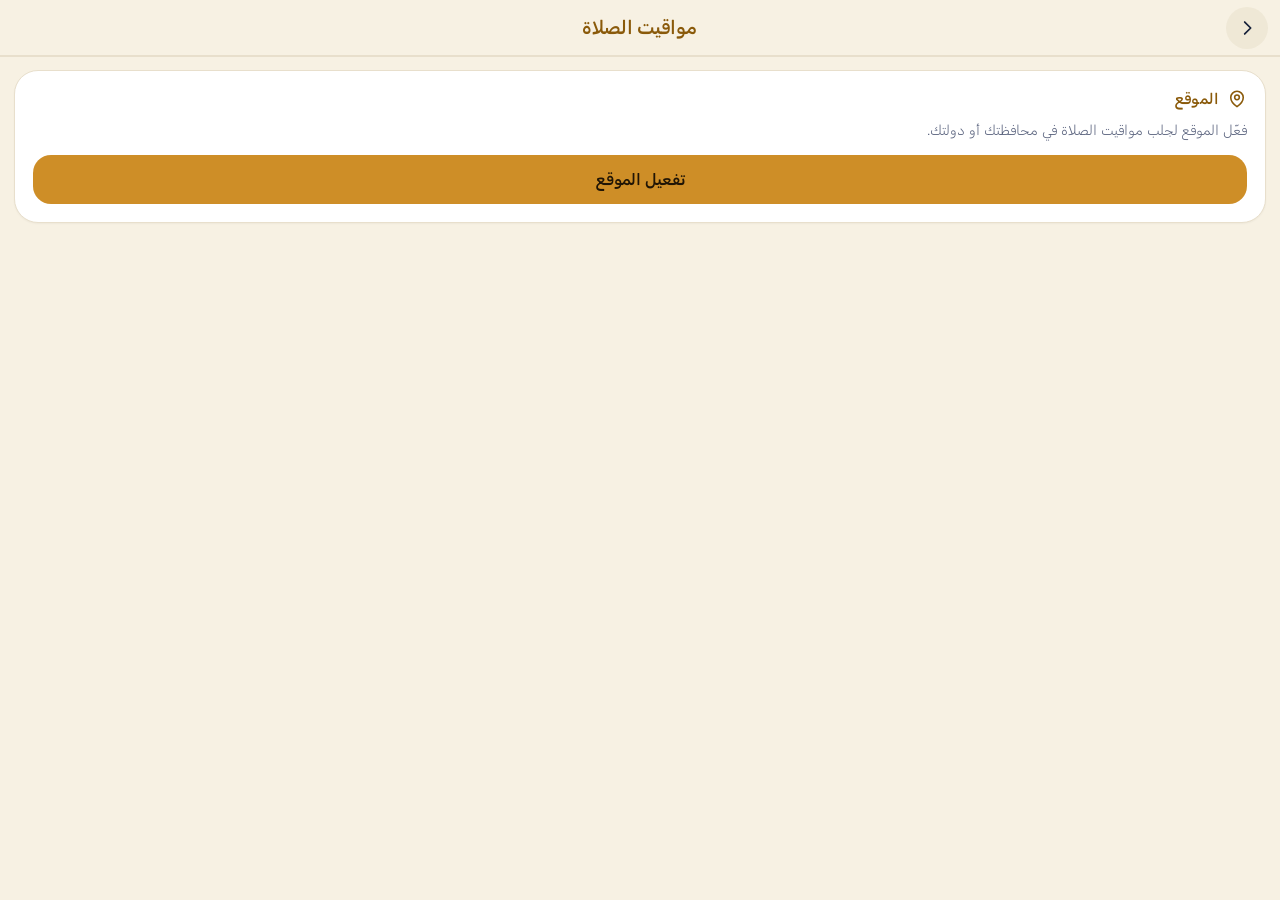
<file: app/src/main/assets/prayer.html>
<!DOCTYPE html><html lang="ar" dir="rtl"><head><meta charset="utf-8">
<meta name="viewport" content="width=device-width,initial-scale=1,maximum-scale=1,user-scalable=no,viewport-fit=cover">
<link rel="stylesheet" href="common.css">
<link rel="stylesheet" href="motion.css">
<style>
.next{text-align:center;padding:22px 16px;color:#fff;border:0;border-radius:28px;background:linear-gradient(150deg,#2c4a86,#16213a)}
html.dark .next{background:linear-gradient(150deg,#27427a,#0e1830)}
.next .nm{font-family:var(--ui);font-weight:500;font-size:32px;color:#f6dc9c;line-height:1.5}
html.en .next .nm{font-family:var(--ui);font-weight:500;font-size:30px;word-spacing:0}
.next .cd{font-size:15px;font-weight:300;margin-top:2px;color:#e3eefb}
.next .lb{display:inline-flex;align-items:center;gap:6px;font-size:13px;color:#cfe3f5;font-weight:300}
.pt{display:flex;align-items:center;gap:12px;padding:10px 8px;border-radius:14px}
.pt+.pt{margin-top:2px}
.pt .pi{width:38px;height:38px;border-radius:12px;background:var(--chip);display:grid;place-items:center;color:var(--gold)}
.pt .n{flex:1;font-size:17px}
.pt .tm{font-size:17px;font-weight:500;direction:ltr;min-width:96px;text-align:end}
.pt.now{background:var(--hl)}
.pt.now .pi{background:var(--gold);color:#201505}
.pt.now .n{color:var(--goldt);font-weight:500}
.bell{width:38px;height:38px;border-radius:12px;display:grid;place-items:center;color:var(--mut);opacity:.55}
.bell.on{color:var(--gold);opacity:1;background:var(--hl)}
</style></head><body>
<div class="top"><button class="ib" id="bBack"><span class="flip" data-ic="chevR"></span></button><h1 data-i="prayer"></h1><span style="width:40px"></span></div>
<div class="body">
 <div class="card" id="locCard">
  <h2><span data-ic="pin" data-is="20"></span><span data-i="locTitle"></span></h2>
  <div class="muted" id="locTxt"></div>
  <button class="btn gold" id="locBtn" style="margin-top:12px"></button>
 </div>
 <div id="main" style="display:none">
  <div class="card next"><div class="lb"><span data-ic="compass" data-is="16"></span><span data-i="next"></span></div><div class="nm" id="nName">—</div><div class="cd" id="nCd"></div></div>
  <div class="card"><h2><span data-ic="mosque" data-is="20"></span><span data-i="today"></span></h2><div id="times"></div>
   <div class="muted" style="margin-top:8px;font-size:13px" data-i="bellHint"></div></div>
  <div class="card"><h2><span data-ic="gear" data-is="20"></span><span data-i="calc"></span></h2>
   <div class="row"><span data-i="method"></span><select id="method"></select></div>
   <div class="row"><span data-i="asrM"></span><select id="asr"><option value="1" data-i="asr1"></option><option value="2" data-i="asr2"></option></select></div>
   <div class="row" id="qRow"><span data-i="qibla"></span><b id="qb">—</b></div>
   <div class="muted" style="margin-top:6px;font-size:13px" data-i="calcNote"></div>
  </div>
 </div>
</div>
<div class="toast" id="toast"></div>
<script src="common.js"></script><script src="core.js"></script><script src="i18n2.js"></script>
<script>
var P=ls('pray',{});if(!P.alarms)P.alarms={};
function save(){ss('pray',P);syncAlarms()}
var ms=$('method');
function fillMethods(){var v=ms.value||P.method||'mwl';ms.innerHTML='';for(var k in METHODS){var o=document.createElement('option');o.value=k;o.textContent=LANG==='en'?METH_EN[k]:METHODS[k].n;ms.appendChild(o)}ms.value=v}
ms.onchange=function(){P=ls('pray',{});P.method=ms.value;save();draw()};
$('asr').onchange=function(){P=ls('pray',{});P.asr=+$('asr').value;save();draw()};
$('bBack').onclick=function(){nav('index.html',true)};
$('locBtn').onclick=function(){$('locBtn').textContent=t('locBusy');
  askLocation(function(o,e){if(o){toast(t('locSet'));draw();syncAlarms()}else{
    $('locBtn').textContent=ls('pray',{}).loc?t('locUpd'):t('locOn');
    toast(e==='denied'?t('locDenied'):(e==='off'?t('locOff'):t('locFail')))}})};
var PI={fajr:'sunrise',sunrise:'sun',dhuhr:'sun',asr:'cloudsun',maghrib:'sunset',isha:'moon'};
function draw(){P=ls('pray',{});if(!P.alarms)P.alarms={};
  $('locBtn').textContent=P.loc?t('locUpd'):t('locOn');
  if(!P.loc){$('locTxt').textContent=t('locHint');$('main').style.display='none';return}
  $('main').style.display='block';
  $('locTxt').textContent=placeName(P.loc);
  var tm=dayTimes(new Date()),np=nextPrayer(),h='';
  NAMES.forEach(function(n){var k=n[0],on=P.alarms[k]!==false&&k!=='sunrise';
    h+='<div class="pt'+(np&&np.key===k?' now':'')+'"><span class="pi">'+ico(PI[k],20)+'</span><span class="n">'+pname(k)+'</span><span class="tm">'+fmt(tm[k])+'</span>'+
      (k==='sunrise'?'<span class="bell" style="visibility:hidden"></span>':'<button class="bell'+(on?' on':'')+'" data-k="'+k+'">'+ico(on?'bell':'bellOff',19)+'</button>')+'</div>'});
  $('times').innerHTML=h;
  $('qb').textContent=ar(Math.round(qibla(P.loc.lat,P.loc.lng)))+'° '+t('fromN');
  tick()}
function tick(){var np=nextPrayer();if(!np)return;$('nName').textContent=np.name;
  $('nCd').textContent=t('after')+' '+countdown(np.at-new Date())+' • '+fmt(np.at)}
$('times').addEventListener('click',function(e){var b=e.target.closest('[data-k]');if(!b)return;var k=b.getAttribute('data-k');
  P=ls('pray',{});if(!P.alarms)P.alarms={};P.alarms[k]=P.alarms[k]===false;save();draw()});
setInterval(function(){if(ls('pray',{}).loc)tick()},20000);
window.__back=function(){return false};
function boot(){applyI18n();fillIcons();fillMethods();ms.value=P.method||'mwl';$('asr').value=String(P.asr||1);draw()}
boot();if(P.loc)syncAlarms();
if(location.search.indexOf('s=qibla')>=0)setTimeout(function(){var r=document.getElementById('qRow');if(r){r.scrollIntoView({block:'center',behavior:'smooth'});r.style.background='var(--hl)';r.style.borderRadius='12px'}},600);
</script></body></html>
</file>
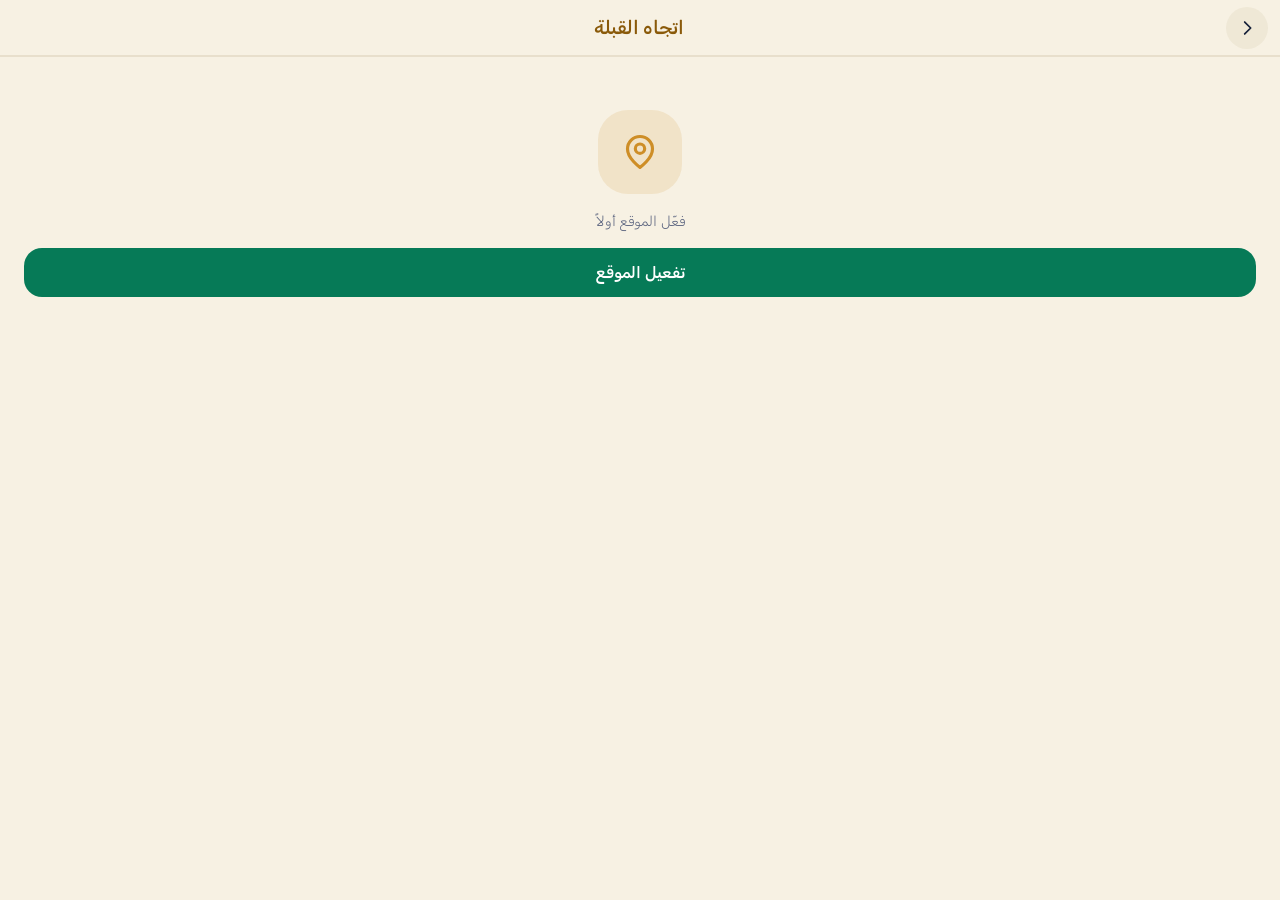
<file: app/src/main/assets/qibla.html>
<!DOCTYPE html>
<html lang="ar" dir="rtl">
<head>
<meta charset="utf-8">
<meta name="viewport" content="width=device-width,initial-scale=1,viewport-fit=cover,user-scalable=no">
<meta name="theme-color" content="#f7f1e3">
<title>القبلة</title>
<link rel="stylesheet" href="common.css"><link rel="stylesheet" href="motion.css">
<style>
.seg{display:flex;background:var(--chip);border-radius:16px;padding:4px;gap:2px;margin:0 auto 14px;max-width:300px}
.seg button{flex:1;padding:10px 8px;border-radius:12px;font:500 14px var(--ui);color:var(--mut);display:flex;align-items:center;justify-content:center;gap:6px}
.seg button.on{background:var(--card);color:var(--fg);box-shadow:0 1px 5px rgba(0,0,0,.14)}
.dialw{position:relative;width:min(88vw,330px);aspect-ratio:1;margin:6px auto 0}
.dialw svg{width:100%;height:100%;display:block;overflow:visible}
#dial{transform-origin:150px 150px;transition:transform .12s linear}
.dialw svg.ptr{width:22px;height:22px}
.ptr{position:absolute;top:-8px;left:50%;margin-left:-11px;width:22px;height:22px;color:var(--on);filter:drop-shadow(0 2px 3px rgba(0,0,0,.25))}
.mid{position:absolute;inset:0;display:flex;flex-direction:column;align-items:center;justify-content:center;pointer-events:none}
.mid b{font:500 52px/1 var(--ui);color:var(--fg);letter-spacing:-.02em}
.mid span{font:300 13px var(--ui);color:var(--mut);margin-top:6px}
.al .ring{stroke:var(--on)}
.stat{margin-top:22px;display:flex;gap:10px}
.stat div{flex:1;background:var(--card);border:1px solid var(--line);border-radius:20px;padding:12px;text-align:center;box-shadow:var(--shadow)}
.stat small{display:block;font:300 12px var(--ui);color:var(--mut)}
.stat b{font:500 20px var(--ui);color:var(--fg)}
.msg{margin:14px 6px 0;text-align:center;font:500 14px/1.7 var(--ui);color:var(--mut);min-height:24px;transition:color .3s}
.msg.ok{color:var(--on)}
.need{text-align:center;padding:40px 10px}
.need .ei{width:84px;height:84px;border-radius:30px;margin:0 auto 16px;display:grid;place-items:center;background:var(--hl);color:var(--gold)}
/* camera */
#cam{position:fixed;inset:0;z-index:10;background:#0a1020;display:none;overflow:hidden}
#cam.on{display:block}
#cam video{position:absolute;inset:0;width:100%;height:100%;object-fit:cover}
#cam .shade{position:absolute;inset:0;background:linear-gradient(180deg,rgba(6,10,22,.55),rgba(6,10,22,0) 28%,rgba(6,10,22,0) 55%,rgba(6,10,22,.72))}
#arch{position:absolute;left:0;top:30%;width:150px;margin-left:-75px;transition:opacity .25s;will-change:transform;pointer-events:none;text-align:center}
#arch .a{filter:drop-shadow(0 6px 18px rgba(0,0,0,.45));transition:transform .4s var(--e-spring)}
#arch.al .a{transform:scale(1.12)}
#arch .lbl{margin-top:8px;font:500 13px var(--ui);color:#fff;text-shadow:0 1px 6px rgba(0,0,0,.6)}
.edge{position:absolute;top:42%;width:54px;height:54px;border-radius:50%;background:rgba(255,255,255,.2);-webkit-backdrop-filter:blur(10px);backdrop-filter:blur(10px);color:#fff;display:none;place-items:center;border:1px solid rgba(255,255,255,.4)}
#eL{left:14px}#eR{right:14px}
.edge.on{display:grid;animation:pulseE 1.2s ease-in-out infinite}
@keyframes pulseE{50%{transform:scale(1.12)}}
#camBot{position:absolute;left:16px;right:16px;bottom:calc(22px + env(safe-area-inset-bottom,0px));padding:14px 16px;border-radius:26px;text-align:center;color:#fff;background:rgba(20,28,50,.38);-webkit-backdrop-filter:blur(20px) saturate(160%);backdrop-filter:blur(20px) saturate(160%);border:1px solid rgba(255,255,255,.22);box-shadow:inset 0 1px 0 rgba(255,255,255,.3)}
#camBot b{font:500 26px var(--ui);display:block}
#camBot span{font:300 13px var(--ui);opacity:.9}
#camBot.ok{background:rgba(6,122,87,.55)}
#cam .top{z-index:3;background:transparent;border:0;-webkit-backdrop-filter:none;backdrop-filter:none}
#cam .top h1,#cam .top .ib{color:#fff}#cam .top .ib{background:rgba(255,255,255,.2)}
</style>
</head>
<body class="go">
<div class="top"><button class="ib" id="bBack"><span class="flip" data-ic="chevR"></span></button><h1 data-i="qT"></h1><span style="width:40px"></span></div>
<div class="body" id="main">
  <div class="seg rise" style="--i:0"><button id="mC" class="on"><span data-ic="compass" data-is="18"></span><span data-i="qComp"></span></button><button id="mV"><span data-ic="camera" data-is="18"></span><span data-i="qCam"></span></button></div>
  <div id="need" class="need" style="display:none"><div class="ei" data-ic="pin" data-is="40"></div><p class="muted" data-i="qNeedLoc"></p><button class="btn" id="locBtn" data-i="locOn"></button></div>
  <div id="comp">
    <div class="dialw rise" style="--i:1" id="dw">
      <svg viewBox="0 0 300 300">
        <defs><radialGradient id="dg" cx="50%" cy="45%" r="60%"><stop offset="0" stop-color="var(--card)"/><stop offset="1" stop-color="var(--chip)"/></radialGradient></defs>
        <circle cx="150" cy="150" r="146" fill="url(#dg)" stroke="var(--line)" stroke-width="2"/>
        <g id="dial"><circle class="ring" cx="150" cy="150" r="128" fill="none" stroke="var(--line)" stroke-width="3"/><g id="ticks"></g>
          <g id="kb"><circle r="21" fill="#16213a"/><circle r="21" fill="none" stroke="#e3b868" stroke-width="2"/><g transform="translate(-11,-11) scale(.92)" fill="none" stroke="#e3b868" stroke-width="2" stroke-linecap="round" stroke-linejoin="round"><path d="M4.5 8 12 5.3 19.5 8 12 10.7z"/><path d="M4.5 8v9.6l7.5 2.7v-9.6z" fill="currentColor" fill-opacity=".22"/><path d="M19.5 8v9.6L12 20.300v-9.600z" fill="currentColor" fill-opacity=".5"/><path d="M4.5 12l7.500 2.700L19.500 12" stroke-width="2.600"/><path d="M14.600 16.200l2.600-.9v3l-2.600.9z" fill="currentColor"/></g></g>
        </g>
      </svg>
      <svg class="ptr" viewBox="0 0 24 24" fill="currentColor"><path d="M12 22 3 4h18z"/></svg>
      <div class="mid"><b id="hd">—</b><span id="hdl"></span></div>
    </div>
    <div class="msg rise" style="--i:2" id="msg"></div>
    <div class="stat rise" style="--i:3"><div><small data-i="qHeading"></small><b id="s1">—</b></div><div><small data-i="qibla"></small><b id="s2">—</b></div></div>
    <p class="muted rise" style="--i:4;text-align:center;margin-top:16px;font-size:12.5px" id="calib"></p>
  </div>
</div>

<div id="cam">
  <video id="vid" playsinline muted autoplay></video><div class="shade"></div>
  <div class="top"><button class="ib" id="cBack"><span class="flip" data-ic="chevR"></span></button><h1 data-i="qT"></h1><span style="width:40px"></span></div>
  <div id="arch"><div class="a"><svg width="150" height="190" viewBox="0 0 150 190" fill="none">
     <path d="M12 186V74C12 36 40 10 75 6c35 4 63 30 63 68v112" stroke="#f1d79b" stroke-width="5" stroke-linecap="round"/>
     <path d="M28 186V78C28 46 49 25 75 21c26 4 47 25 47 57v108" stroke="rgba(255,255,255,.55)" stroke-width="2.5" stroke-linecap="round"/>
     <path d="M75 6V-6M69 -2h12" stroke="#f1d79b" stroke-width="3.5" stroke-linecap="round"/>
     <g transform="translate(46,78) scale(2.2)" stroke="#fff" stroke-width="1.5" stroke-linecap="round" stroke-linejoin="round"><path d="M4.5 8 12 5.3 19.5 8 12 10.7z"/><path d="M4.5 8v9.6l7.5 2.7v-9.6z" fill="currentColor" fill-opacity=".22"/><path d="M19.5 8v9.6L12 20.300v-9.600z" fill="currentColor" fill-opacity=".5"/><path d="M4.5 12l7.500 2.700L19.500 12" stroke-width="2.600"/><path d="M14.600 16.200l2.600-.9v3l-2.600.9z" fill="currentColor"/></g></svg></div><div class="lbl" id="archL"></div></div>
  <div class="edge" id="eL"><span data-ic="chevL" data-is="26"></span></div><div class="edge" id="eR"><span data-ic="chevR" data-is="26"></span></div>
  <div id="camBot"><b id="cd1"></b><span id="cd2"></span></div>
</div>
<div class="toast" id="toast"></div>
<script src="common.js"></script><script src="core.js"></script><script src="i18n2.js"></script>
<script>
var H=0,have=false,sensor=false,MODE='comp',alignedNow=false,QB=null,stream=null;
function loc(){var p=ls('pray',{});return p.loc||null}
/* heading the BACK of the device points to (works flat and upright) */
function compass(a,b,g){var r=Math.PI/180;
  if(Math.abs(b||0)<40){return (360-a+360)%360}
  var z=a*r,x=(b||0)*r,y=(g||0)*r,cY=Math.cos(y),cZ=Math.cos(z),sX=Math.sin(x),sY=Math.sin(y),sZ=Math.sin(z);
  var Vx=-cZ*sY-sZ*sX*cY,Vy=-sZ*sY+cZ*sX*cY,h=Math.atan(Vx/Vy);
  if(Vy<0)h+=Math.PI;else if(Vx<0)h+=2*Math.PI;var o=h/r;return isNaN(o)?0:o}
function smooth(h){if(!have){H=h;have=true}else{var d=((h-H+540)%360)-180;H=(H+d*.2+360)%360}sensor=true;draw()}
window.addEventListener('deviceorientationabsolute',function(e){if(e.alpha!=null)smooth(compass(e.alpha,e.beta,e.gamma))},true);
window.addEventListener('deviceorientation',function(e){if(e.webkitCompassHeading!=null)smooth(e.webkitCompassHeading);else if(e.absolute&&e.alpha!=null)smooth(compass(e.alpha,e.beta,e.gamma))},true);
function delta(){return ((QB-H+540)%360)-180}
function buildTicks(){var g='',i;for(i=0;i<360;i+=10){var big=i%90===0,r1=big?106:114,r2=122,a=i*Math.PI/180;
  g+='<line x1="'+(150+r1*Math.sin(a)).toFixed(1)+'" y1="'+(150-r1*Math.cos(a)).toFixed(1)+'" x2="'+(150+r2*Math.sin(a)).toFixed(1)+'" y2="'+(150-r2*Math.cos(a)).toFixed(1)+'" stroke="'+(big?'var(--fg)':'var(--off)')+'" stroke-width="'+(big?2.6:1.6)+'" stroke-linecap="round"/>'}
  var L=[['N',0],['E',90],['S',180],['W',270]];
  L.forEach(function(l){var a=l[1]*Math.PI/180,x=150+88*Math.sin(a),y=150-88*Math.cos(a);
    g+='<text x="'+x.toFixed(1)+'" y="'+(y+6).toFixed(1)+'" text-anchor="middle" font-family="Rubik" font-weight="'+(l[0]==='N'?500:400)+'" font-size="'+(l[0]==='N'?20:16)+'" fill="'+(l[0]==='N'?'#c4452e':'var(--mut)')+'" transform="rotate('+(-0)+' '+x+' '+y+')">'+l[0]+'</text>'});
  $('ticks').innerHTML=g}
function place(){if(QB==null)return;var a=QB*Math.PI/180;$('kb').setAttribute('transform','translate('+(150+128*Math.sin(a)).toFixed(1)+','+(150-128*Math.cos(a)).toFixed(1)+')')}
function draw(){
  if(QB==null)return;
  var d=delta(),ad=Math.abs(d),ok=sensor&&ad<4;
  $('dial').style.transform='rotate('+(-H)+'deg)';
  $('hd').textContent=sensor?ar(Math.round(H))+'°':'—';
  $('hdl').textContent='';
  $('s1').textContent=sensor?ar(Math.round(H))+'°':'—';
  $('s2').textContent=ar(Math.round(QB))+'°';
  var m=$('msg');m.textContent=ok?t('qAligned'):(sensor?'':t('qNoSensor'));m.classList.toggle('ok',ok);
  $('dw').classList.toggle('al',ok);
  if(ok&&!alignedNow){try{navigator.vibrate&&navigator.vibrate(30)}catch(e){}}
  alignedNow=ok;
  /* camera overlay */
  if(MODE==='cam'){
    var W=window.innerWidth,fov=62,x=W/2+(d/fov)*W,out=ad>fov/2-4;
    var ar_=$('arch');ar_.style.transform='translateX('+Math.max(-80,Math.min(W+80,x))+'px)';ar_.style.opacity=out?0:1;ar_.classList.toggle('al',ok);
    $('eL').classList.toggle('on',out&&d<0);$('eR').classList.toggle('on',out&&d>0);
    $('cd1').textContent=ok?t('qAligned'):(sensor?ar(Math.round(ad))+'° '+(d<0?'←':'→'):t('qNoSensor'));
    $('cd2').textContent=ok?'':t('qCamHint');$('camBot').classList.toggle('ok',ok)}
}
function setMode(m){
  MODE=m;$('mC').classList.toggle('on',m==='comp');$('mV').classList.toggle('on',m==='cam');
  $('cam').classList.toggle('on',m==='cam');
  if(m==='cam')startCam();else stopCam();draw()}
function startCam(){
  try{navigator.mediaDevices.getUserMedia({video:{facingMode:{ideal:'environment'}},audio:false}).then(function(s){stream=s;$('vid').srcObject=s;var p=$('vid').play();if(p&&p.catch)p.catch(function(){})}).catch(function(){toast(t('qCamOff'));setMode('comp')})}
  catch(e){toast(t('qCamOff'));setMode('comp')}}
function stopCam(){if(stream){stream.getTracks().forEach(function(x){x.stop()});stream=null}try{$('vid').srcObject=null}catch(e){}}
function init(){
  var l=loc();
  $('need').style.display=l?'none':'block';$('comp').style.display=l?'block':'none';
  $('mV').parentNode.style.display=l?'flex':'none';
  if(!l){QB=null;return}
  QB=qibla(l.lat,l.lng);place();draw();
  $('archL').textContent=t('qibla');
  $('calib').textContent=t('qCalib')}
$('mC').onclick=function(){setMode('comp')};$('mV').onclick=function(){setMode('cam')};
$('bBack').onclick=function(){nav('istighfar.html',true)};$('cBack').onclick=function(){setMode('comp')};
$('locBtn').onclick=function(){$('locBtn').textContent=t('locBusy');askLocation(function(o){$('locBtn').textContent=t('locOn');if(o){init()}else toast(t('locDenied'))})};
window.__back=function(){if(MODE==='cam'){setMode('comp');return true}nav('istighfar.html',true);return true};
document.addEventListener('visibilitychange',function(){if(document.hidden&&MODE==='cam')setMode('comp')});
window.onLangChange=function(){fillIcons();init()};
applyTheme();applyI18n();fillIcons();buildTicks();init();
setTimeout(function(){if(!sensor&&QB!=null)draw()},1800);
</script>
</body>
</html>
</file>
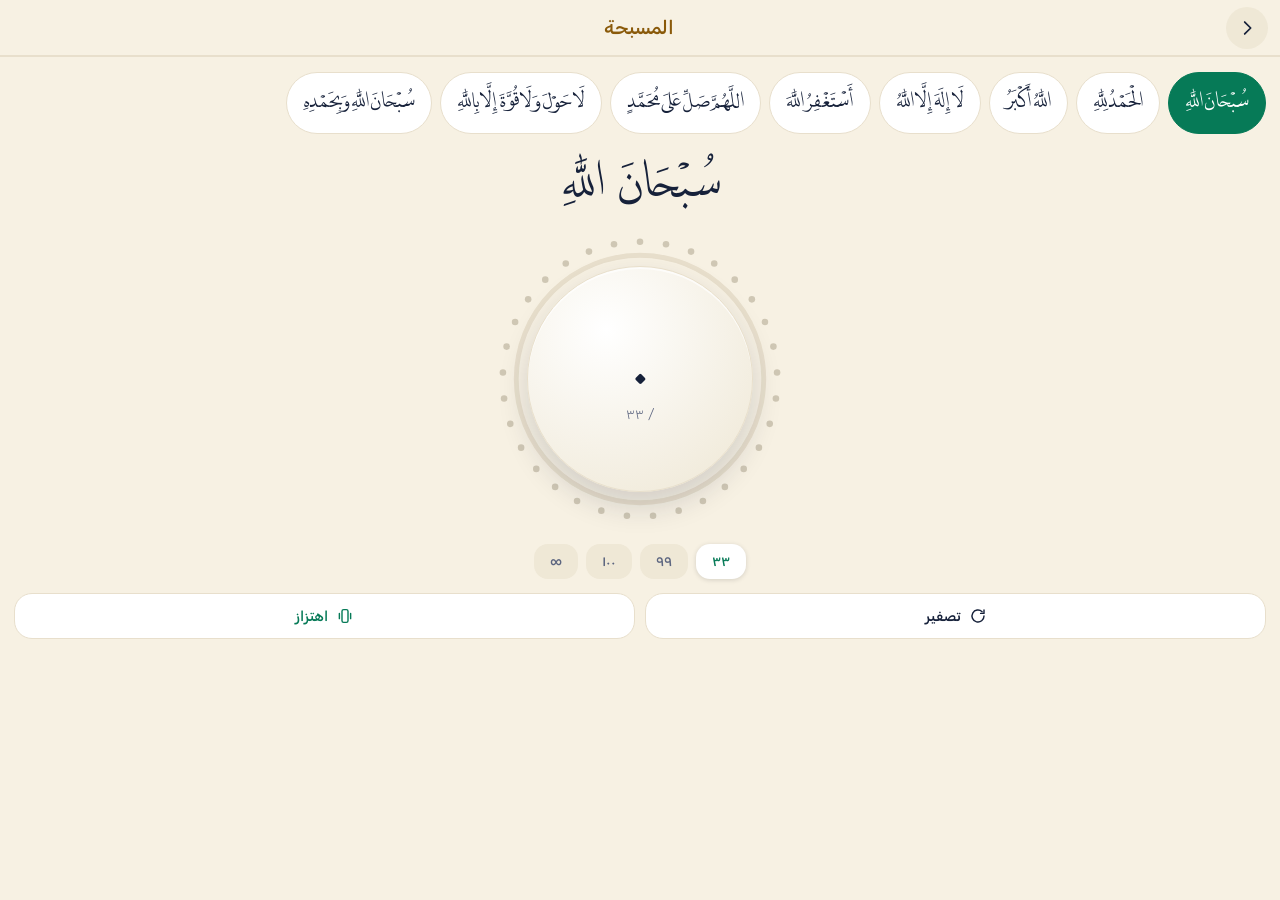
<file: app/src/main/assets/tasbih.html>
<!DOCTYPE html>
<html lang="ar" dir="rtl">
<head>
<meta charset="utf-8">
<meta name="viewport" content="width=device-width,initial-scale=1,viewport-fit=cover,user-scalable=no">
<meta name="theme-color" content="#f7f1e3">
<title>المسبحة</title>
<link rel="stylesheet" href="common.css"><link rel="stylesheet" href="motion.css">
<style>
.zs{display:flex;gap:8px;overflow-x:auto;padding:2px 2px 12px;margin:0 -14px;padding-inline:14px;scrollbar-width:none}
.zs::-webkit-scrollbar{display:none}
.zs button{flex:none;padding:10px 16px;border-radius:99px;background:var(--card);border:1.5px solid var(--line);font:400 17px var(--title);color:var(--fg);white-space:nowrap}
.zs button.on{background:var(--on);border-color:var(--on);color:#fff}
.zt{text-align:center;font:400 40px/1.6 var(--title);word-spacing:.3em;color:var(--fg);margin:10px 0 0;min-height:70px;transition:opacity .2s,transform .3s var(--e-dec)}
.zt.sw{opacity:0;transform:translateY(8px)}
.bw{position:relative;width:min(80vw,290px);aspect-ratio:1;margin:8px auto 0}
.bw svg.rg{position:absolute;inset:0;width:100%;height:100%;overflow:visible}
#prog{transition:stroke-dashoffset .35s var(--e-dec)}
#tap{position:absolute;inset:11%;border-radius:50%;background:radial-gradient(circle at 35% 28%,var(--card),var(--chip) 95%);border:1px solid var(--line);box-shadow:0 14px 30px rgba(22,33,58,.16),inset 0 2px 0 rgba(255,255,255,.7);display:flex;flex-direction:column;align-items:center;justify-content:center;overflow:hidden;transition:transform .16s var(--e-std),box-shadow .2s}
#tap:active,#tap.p{transform:scale(.95);box-shadow:0 6px 14px rgba(22,33,58,.18),inset 0 2px 0 rgba(255,255,255,.7)}
#tap .rp{position:absolute;border-radius:50%;background:var(--on);opacity:.22;transform:scale(0);animation:rp .6s var(--e-dec) forwards;pointer-events:none}
@keyframes rp{to{transform:scale(1);opacity:0}}
#cnt{font:500 64px/1 var(--ui);color:var(--fg);letter-spacing:-.02em;transition:transform .2s var(--e-spring)}
#cnt.b{transform:scale(1.12)}
#of{font:300 14px var(--ui);color:var(--mut);margin-top:6px}
.tg{display:flex;justify-content:center;gap:8px;margin:20px 0 14px}
.tg button{padding:9px 16px;border-radius:14px;background:var(--chip);font:500 14px var(--ui);color:var(--mut)}
.tg button.on{background:var(--card);color:var(--on);box-shadow:0 1px 5px rgba(0,0,0,.14)}
.ac{display:flex;gap:10px}
.ac button{flex:1;display:flex;align-items:center;justify-content:center;gap:8px;padding:13px;border-radius:18px;background:var(--card);border:1px solid var(--line);font:500 14px var(--ui);color:var(--fg)}
.ac button.on{color:var(--on)}
.rd{text-align:center;margin-top:14px;font:300 13px var(--ui);color:var(--mut)}
.rd b{font-weight:500;color:var(--goldt)}
</style>
</head>
<body class="go">
<div class="top"><button class="ib" id="bBack"><span class="flip" data-ic="chevR"></span></button><h1 data-i="tsT"></h1><span style="width:40px"></span></div>
<div class="body">
  <div class="zs rise" style="--i:0" id="zs"></div>
  <div class="zt rise" style="--i:1" id="zt"></div>
  <div class="bw rise" style="--i:2"><svg class="rg" viewBox="0 0 300 300" id="rg"></svg><div id="tap"><div id="cnt">٠</div><div id="of"></div></div></div>
  <div class="tg rise" style="--i:3" id="tg"></div>
  <div class="ac rise" style="--i:4"><button id="bRes"><span data-ic="refresh" data-is="18"></span><span data-i="tsReset"></span></button><button id="bVib"><span data-ic="vibrate" data-is="18"></span><span data-i="tsVib"></span></button></div>
  <div class="rd rise" style="--i:5" id="rd"></div>
</div>
<div class="toast" id="toast"></div>
<script src="common.js"></script><script src="core.js"></script><script src="i18n2.js"></script>
<script>
var Z=['z1','z2','z3','z4','z5','z6','z7','z8'],TG=[33,99,100,0];
var S=ls('tsb',{z:'z1',target:33,c:{},r:{},vib:true});
if(!S.c)S.c={};if(!S.r)S.r={};
function save(){ss('tsb',S)}
var RN=33,CIR=2*Math.PI*128;
function buildRing(){var n=S.target>0&&S.target<=100?S.target:33,g='',i;RN=n;
  g+='<circle cx="150" cy="150" r="128" fill="none" stroke="var(--line)" stroke-width="5"/>';
  g+='<circle id="prog" cx="150" cy="150" r="128" fill="none" stroke="var(--on)" stroke-width="5" stroke-linecap="round" transform="rotate(-90 150 150)" stroke-dasharray="'+CIR.toFixed(1)+'" stroke-dashoffset="'+CIR.toFixed(1)+'"/>';
  var step=n>50?Math.ceil(n/50):1;
  for(i=0;i<n;i+=step){var a=i/n*2*Math.PI;g+='<circle class="bd" data-k="'+i+'" cx="'+(150+142*Math.sin(a)).toFixed(1)+'" cy="'+(150-142*Math.cos(a)).toFixed(1)+'" r="'+(n>50?2.2:3.4)+'" fill="var(--off)"/>'}
  $('rg').innerHTML=g;paint()}
function cur(){return S.c[S.z]||0}
function paint(){
  var c=cur(),tg=S.target,pos=tg>0?c:(c%33),den=tg>0?tg:33;
  $('cnt').textContent=ar(c);
  $('of').textContent=tg>0?('/ '+ar(tg)):t('tsFree');
  var p=$('prog');if(p)p.setAttribute('stroke-dashoffset',(CIR*(1-pos/den)).toFixed(1));
  var n=RN;[].forEach.call(document.querySelectorAll('.bd'),function(d){var k=+d.getAttribute('data-k');d.setAttribute('fill',(k/n)<(pos/den)?'var(--gold)':'var(--off)')});
  $('rd').innerHTML=(S.r[S.z]?t('tsRound')+': <b>'+ar(S.r[S.z])+'</b>':'')}
function drawZ(){$('zs').innerHTML=Z.map(function(k){return '<button data-z="'+k+'" class="'+(k===S.z?'on':'')+'">'+t(k)+'</button>'}).join('');
  $('zt').textContent=t(S.z)}
function drawTg(){$('tg').innerHTML=TG.map(function(v){return '<button data-t="'+v+'" class="'+(v===S.target?'on':'')+'">'+(v?ar(v):'∞')+'</button>'}).join('');
  $('bVib').classList.toggle('on',S.vib)}
function vib(p){if(S.vib){try{navigator.vibrate&&navigator.vibrate(p)}catch(e){}}}
function tap(e){
  var el=$('tap'),r=el.getBoundingClientRect(),d=Math.max(r.width,r.height),rp=document.createElement('i');rp.className='rp';
  var x=(e&&e.clientX!=null?e.clientX:r.left+r.width/2)-r.left,y=(e&&e.clientY!=null?e.clientY:r.top+r.height/2)-r.top;
  rp.style.cssText='width:'+d+'px;height:'+d+'px;left:'+(x-d/2)+'px;top:'+(y-d/2)+'px';el.appendChild(rp);setTimeout(function(){rp.remove()},650);
  var c=cur()+1;
  if(S.target>0&&c>=S.target){S.c[S.z]=0;S.r[S.z]=(S.r[S.z]||0)+1;vib([40,60,40]);toast(t('tsDone'));$('cnt').textContent=ar(S.target);
    var p=$('prog');if(p)p.setAttribute('stroke-dashoffset','0');setTimeout(paint,420)}
  else{S.c[S.z]=c;vib(12);paint()}
  save();var n=$('cnt');n.classList.add('b');setTimeout(function(){n.classList.remove('b')},140)}
$('tap').addEventListener('pointerdown',function(e){$('tap').classList.add('p');tap(e)});
['pointerup','pointerleave','pointercancel'].forEach(function(n){$('tap').addEventListener(n,function(){$('tap').classList.remove('p')})});
$('zs').addEventListener('click',function(e){var b=e.target.closest('button');if(!b)return;
  S.z=b.getAttribute('data-z');save();var z=$('zt');z.classList.add('sw');setTimeout(function(){drawZ();paint();z.classList.remove('sw')},140);
  [].forEach.call($('zs').children,function(x){x.classList.toggle('on',x===b)})});
$('tg').addEventListener('click',function(e){var b=e.target.closest('button');if(!b)return;S.target=+b.getAttribute('data-t');S.c[S.z]=0;save();drawTg();buildRing()});
$('bRes').addEventListener('click',function(){S.c[S.z]=0;S.r[S.z]=0;save();paint()});
$('bVib').addEventListener('click',function(){S.vib=!S.vib;save();drawTg();if(S.vib)vib(20)});
$('bBack').onclick=function(){nav('istighfar.html',true)};
window.__back=function(){nav('istighfar.html',true);return true};
window.onLangChange=function(){fillIcons();drawZ();drawTg();paint()};
applyTheme();applyI18n();fillIcons();drawZ();drawTg();buildRing();
</script>
</body>
</html>
</file>
<file: app/src/main/assets/common.css>
@font-face{font-family:'Nabi';src:url('fonts/Nabi.ttf');font-weight:400}
@font-face{font-family:'Rubik';src:url('fonts/Rubik-Light.ttf');font-weight:300}
@font-face{font-family:'Rubik';src:url('fonts/Rubik-Regular.ttf');font-weight:400}
@font-face{font-family:'Rubik';src:url('fonts/Rubik-Medium.ttf');font-weight:500}
:root{--bg:#f7f1e3;--card:#ffffff;--line:#e8dfcc;--fg:#16213a;--mut:#5d6680;--on:#067a57;--off:#cfc7b4;--chip:#efe8d6;--goldt:#8a5a0a;--hl:rgba(206,142,39,.14);--acc:#067a57;--gold:#ce8e27;--selbg:#f2faf6;
 --top:rgba(247,241,227,.82);--topfg:#16213a;--qbg:#fbf7ea;--qfg:#16130c;--qh:#7a4f0c;--shadow:0 2px 10px rgba(40,30,10,.08);
 --glass:rgba(255,255,255,.46);--glassb:rgba(255,255,255,.7);--lens:rgba(255,255,255,.62);
 --ui:'Rubik','Noto Sans Arabic',sans-serif;--title:'Nabi','Rubik',serif}
html.dark{--bg:#101726;--card:#182034;--elev:#1f2940;--line:rgba(255,255,255,.09);--fg:#e6eaf3;--mut:#a3aec6;--on:#5fcfa8;--off:#5a6784;--chip:#202b44;--goldt:#e6c27e;--hl:rgba(230,194,126,.14);--acc:#5fcfa8;--gold:#e6c27e;--selbg:rgba(95,207,168,.12);
 --top:rgba(16,23,38,.82);--topfg:#eef2fb;--qbg:#0a111d;--qfg:#ece3cb;--qh:#e0a143;--shadow:0 2px 12px rgba(0,0,0,.4);
 --glass:rgba(24,34,58,.5);--glassb:rgba(255,255,255,.16);--lens:rgba(255,255,255,.14)}
*{box-sizing:border-box;-webkit-tap-highlight-color:transparent;font-synthesis:none}
html,body{letter-spacing:0;margin:0;height:100%;overflow:hidden;background:var(--bg);color:var(--fg);font-family:var(--ui);font-weight:400;user-select:none;-webkit-user-select:none}
button{font-family:inherit;color:inherit;border:0;background:none;cursor:pointer}
.ic{display:block;flex:none}
.top{-webkit-backdrop-filter:blur(18px);backdrop-filter:blur(18px);border-bottom:1px solid var(--line);position:absolute;z-index:5;top:0;right:0;left:0;height:calc(56px + env(safe-area-inset-top,0px));padding-top:env(safe-area-inset-top,0px);display:flex;align-items:center;gap:8px;padding-inline:12px;background:var(--top);color:var(--topfg);z-index:5;box-shadow:0 1px 0 var(--line)}
.top h1{margin:0;flex:1;text-align:center;font-family:var(--ui);font-weight:500;font-size:19px;color:var(--goldt)}
html.en .top h1{font-family:var(--ui);font-weight:500;font-size:18px;word-spacing:0;color:var(--topfg)}
.ib{width:42px;height:42px;border-radius:50%;background:var(--chip);display:grid;place-items:center;color:var(--topfg)}
.ib:active{opacity:.7}
.ib .ic{transition:transform .2s}
html[dir=rtl] .ib .flip{transform:none}html[dir=ltr] .ib .flip{transform:scaleX(-1)}
.body{position:absolute;top:calc(56px + env(safe-area-inset-top,0px));bottom:0;right:0;left:0;overflow-y:auto;padding:14px 14px calc(18px + env(safe-area-inset-bottom,0px))}
.card{background:var(--card);border-radius:24px;padding:18px;margin-bottom:14px;border:1px solid var(--line);box-shadow:0 1px 2px rgba(20,33,28,.04)}
.card h2{margin:0 0 10px;font-weight:600;font-size:15px;letter-spacing:.01em;color:var(--goldt);display:flex;align-items:center;gap:8px}
.muted{color:var(--mut);font-weight:300;font-size:14px;line-height:1.7}
.btn{display:flex;align-items:center;justify-content:center;gap:8px;width:100%;padding:15px;border-radius:18px;background:var(--on);color:#fff;font-weight:500;font-size:16px;text-align:center}
.btn.gold{background:var(--gold);color:#201505}
.btn.ghost{background:var(--chip);color:var(--fg)}
.row{display:flex;align-items:center;justify-content:space-between;gap:10px;padding:11px 0;border-bottom:1px solid var(--line)}
.row:last-child{border-bottom:0}
select{background:var(--bg);color:var(--fg);border:1px solid var(--line);border-radius:10px;padding:8px;font-family:inherit;font-size:14px;max-width:62%}
.modal{position:fixed;inset:0;background:rgba(5,10,22,.6);display:none;align-items:center;justify-content:center;padding:24px;z-index:60}
.modal.show{display:flex}
.modal .box{background:var(--card);color:var(--fg);border-radius:28px;padding:22px 20px;width:100%;max-width:360px;text-align:center;box-shadow:var(--shadow)}
.modal .box h3{margin:6px 0 8px;font-family:var(--ui);font-weight:500;font-size:20px;color:var(--goldt)}
html.en .modal .box h3{font-family:var(--ui);font-weight:500;font-size:19px;word-spacing:0}
.modal .box .btn{margin-top:10px}
.mi{width:56px;height:56px;border-radius:18px;margin:0 auto;display:grid;place-items:center;background:var(--hl);color:var(--gold)}
.toast{position:fixed;bottom:calc(100px + env(safe-area-inset-bottom,0px));left:50%;transform:translateX(-50%);background:rgba(10,16,30,.88);color:#fff;padding:10px 16px;border-radius:12px;font-size:14px;z-index:70;display:none;max-width:86%;text-align:center}
</file>
<file: app/src/main/assets/motion.css>
/* Motion system (Material 3 style tokens):
   enter = emphasized decelerate, exit = emphasized accelerate, press = 70ms in / 180ms out.
   Navigation: shared-axis X (slide 30px + fade). Tabs: fade-through (scale .97 + fade). Lists: staggered rise. */
:root{--e-dec:cubic-bezier(.05,.7,.1,1);--e-acc:cubic-bezier(.3,0,.8,.15);--e-std:cubic-bezier(.2,0,0,1);--e-spring:cubic-bezier(.34,1.5,.64,1);
  --e-out:var(--e-dec);--e-in:var(--e-acc)}
html[dir=rtl]{--dx:-1}html[dir=ltr]{--dx:1}
@keyframes pgF{from{opacity:0;transform:translateX(calc(var(--dx) * 34px))}to{opacity:1;transform:none}}
@keyframes pgB{from{opacity:0;transform:translateX(calc(var(--dx) * -34px))}to{opacity:1;transform:none}}
@keyframes pgOF{to{opacity:0;transform:translateX(calc(var(--dx) * -26px)) scale(.985)}}
@keyframes pgOB{to{opacity:0;transform:translateX(calc(var(--dx) * 26px)) scale(.985)}}
html.pg-in-f body{animation:pgF .36s var(--e-dec) backwards}
html.pg-in-b body{animation:pgB .36s var(--e-dec) backwards}
body.pg-out-f{animation:pgOF .2s var(--e-acc) forwards}
body.pg-out-b{animation:pgOB .2s var(--e-acc) forwards}
/* staggered entrance: items fade up one after another (children also fade away on exit) */
@keyframes rise{from{opacity:0;transform:translateY(16px) scale(.985)}to{opacity:1;transform:none}}
@keyframes sink{to{opacity:0;transform:translateY(-8px) scale(.985)}}
.rise{opacity:0}
.go .rise{opacity:1;animation:rise .55s var(--e-dec) backwards;animation-delay:calc(min(var(--i,0),9) * 45ms)}
body.pg-out-f .rise,body.pg-out-b .rise{animation:sink .2s var(--e-acc) forwards;animation-delay:calc(min(var(--i,0),9) * 8ms)}
/* tab views: fade-through */
@keyframes tabIn{from{opacity:0;transform:scale(.975) translateY(10px)}to{opacity:1;transform:none}}
@keyframes tabOut{to{opacity:0;transform:scale(.985)}}
.view.leaving{animation:tabOut .12s var(--e-acc) forwards}
.view.entering{animation:tabIn .38s var(--e-dec) backwards}
/* press feedback */
button,.tile,.row,.opt,.ib,.hero,#gear,#homeBtn,#pause,.seg button,.tabs button,.mb,.sw,.chip,.glassbar .gi{transition:transform .18s var(--e-std),opacity .16s,background-color .2s,box-shadow .2s}
button:active,.tile:active,.ib:active,#gear:active,#homeBtn:active,#pause:active,.mb:active,.chip:active{transform:scale(.95);transition-duration:.07s}
.hero:active,.tile.wide:active,.row:active,.opt:active{transform:scale(.985);transition-duration:.07s}
/* sheets & modals */
.sx,#sheet,#upSheet{transition:transform .42s var(--e-dec)}
.modal .box{animation:rise .34s var(--e-dec) backwards}
@media (prefers-reduced-motion:reduce){html.pg-in-f body,html.pg-in-b body,body.pg-out-f,body.pg-out-b{animation:none!important}.go .rise{animation:none!important}.view.entering,.view.leaving{animation:none!important}}
</file>
<file: app/src/main/assets/extra.css>
/* sheets & overlays */
#scrim2{position:fixed;inset:0;z-index:80;background:rgba(8,14,28,.5);opacity:0;pointer-events:none;transition:opacity .3s}
#scrim2.on{opacity:1;pointer-events:auto}
#upSheet{position:fixed;left:0;right:0;bottom:0;z-index:81;background:var(--bg);border-radius:30px 30px 0 0;padding:14px 20px calc(20px + env(safe-area-inset-bottom,0px));transform:translateY(106%);text-align:center;max-height:90%;overflow:auto;box-shadow:0 -10px 40px rgba(0,0,0,.2)}
#upSheet.on{transform:none}
.grab{width:40px;height:4px;border-radius:2px;background:var(--off);margin:0 auto 16px}
#upIco{width:68px;height:68px;border-radius:50%;margin:0 auto 10px;display:grid;place-items:center;color:#fff;background:linear-gradient(160deg,#0a8f68,#067a57);box-shadow:0 0 0 7px rgba(6,122,87,.12),0 6px 16px rgba(6,122,87,.28)}
#upIco.pulse{animation:upp 1.6s ease-in-out infinite}
@keyframes upp{0%,100%{box-shadow:0 0 0 5px rgba(206,142,39,.18),0 6px 16px rgba(6,122,87,.28)}50%{box-shadow:0 0 0 12px rgba(206,142,39,.05),0 6px 16px rgba(6,122,87,.28)}}
#upT{font:500 22px/1.5 var(--ui);color:var(--fg)}
#upS{font:300 13.5px/1.6 var(--ui);color:var(--mut);margin:0 8px 4px}
#upVer{display:flex;align-items:center;justify-content:center;gap:10px;margin:10px 0 12px;direction:ltr}
#upVer span{font:500 13px var(--ui);color:var(--fg);background:var(--card);border:1.5px solid var(--line);border-radius:12px;padding:5px 12px}
#upVer span.n{background:var(--selbg);border-color:var(--on);color:var(--on)}
#upNotes{text-align:start;background:var(--card);border:1.5px solid var(--line);border-radius:14px;padding:10px 14px;margin:0 0 10px;max-height:128px;overflow:auto}
#upNotes div{font:300 13px/1.7 var(--ui);color:var(--fg);padding-inline-start:14px;position:relative}
#upNotes div:before{content:'';position:absolute;inset-inline-start:2px;top:.78em;width:5px;height:5px;background:var(--gold);transform:rotate(45deg)}
#upBar{height:10px;border-radius:5px;background:var(--line);overflow:hidden;margin:6px 0 4px;display:none}
#upFill{height:100%;width:0;border-radius:5px;background:linear-gradient(90deg,#067a57,#2bb88a);transition:width .25s ease}
#upTxt{font:500 13px/1.6 var(--ui);color:var(--on);min-height:20px}
#upSheet .xb{margin-top:8px}
/* onboarding / what's new */
#ov{position:fixed;inset:0;z-index:90;background:var(--bg);display:none;flex-direction:column;padding:calc(16px + env(safe-area-inset-top,0px)) 22px calc(20px + env(safe-area-inset-bottom,0px))}
#ov.on{display:flex}
#ov.out{animation:ovOut .35s var(--e-acc) forwards}
@keyframes ovOut{to{opacity:0;transform:scale(1.04)}}
#ov:before{content:'';position:absolute;inset-inline-end:-80px;top:-80px;width:300px;height:300px;border-radius:50%;background:radial-gradient(circle,rgba(206,142,39,.2),transparent 68%);pointer-events:none}
.pg{display:flex;gap:5px}
.pg i{flex:1;height:4px;border-radius:2px;background:var(--line);overflow:hidden;position:relative}
.pg i:after{content:'';position:absolute;inset:0;background:var(--on);transform:scaleX(0);transform-origin:right;transition:transform .45s var(--e-dec)}
html[dir=ltr] .pg i:after{transform-origin:left}
.pg i.d:after{transform:scaleX(1)}
.ovh{display:flex;align-items:center;justify-content:space-between;margin:10px 0 0;min-height:40px}
.ovh button{font:500 14px var(--ui);color:var(--mut);padding:8px 12px}
.stage{flex:1;position:relative;display:flex;align-items:center;justify-content:center;text-align:center;overflow:hidden}
.stp{width:100%;max-width:380px;animation:stIn .5s var(--e-dec) backwards}
.stp.out{animation:stOut .2s var(--e-acc) forwards}
@keyframes stIn{from{opacity:0;transform:translateX(calc(var(--dx) * 40px))}to{opacity:1;transform:none}}
@keyframes stOut{to{opacity:0;transform:translateX(calc(var(--dx) * -30px))}}
.stp .big{width:118px;height:118px;border-radius:38px;margin:0 auto 24px;display:grid;place-items:center;color:#fff;background:linear-gradient(150deg,#16213a,#2c4a86);box-shadow:0 18px 36px rgba(22,33,58,.3),0 0 0 10px rgba(206,142,39,.1);animation:bob 3.4s ease-in-out infinite}
.stp .big.g{background:linear-gradient(150deg,#0a8f68,#067a57);box-shadow:0 18px 36px rgba(6,122,87,.3),0 0 0 10px rgba(6,122,87,.1)}
.stp .big.o{background:linear-gradient(150deg,#e0a143,#c7821d);box-shadow:0 18px 36px rgba(206,142,39,.35),0 0 0 10px rgba(206,142,39,.12)}
@keyframes bob{0%,100%{transform:translateY(0)}50%{transform:translateY(-7px)}}
.stp h2{margin:0 0 8px;font:500 28px/1.4 var(--ui);color:var(--fg)}
.stp p{margin:0 auto 20px;font:300 14.5px/1.8 var(--ui);color:var(--mut);max-width:300px}
.lo{display:flex;gap:10px;justify-content:center}
.lo button{flex:1;max-width:160px;padding:16px 8px;border-radius:20px;background:var(--card);border:2px solid var(--line);font:500 16px var(--ui);color:var(--fg)}
.lo button.on{border-color:var(--on);background:var(--selbg);color:var(--on)}
.chips{display:flex;flex-direction:column;gap:8px;margin-top:4px}
.chips div{display:flex;align-items:center;justify-content:space-between;padding:12px 14px;border-radius:16px;background:var(--card);border:1px solid var(--line);font:500 14px var(--ui)}
.chips div em{font-style:normal;font-weight:400;font-size:12.5px;color:var(--mut)}
.chips div.ok em{color:var(--on)}
.ovf .xb{margin-top:0}
.ovf .xb+.xb{margin-top:8px}

.xb{display:flex;align-items:center;justify-content:center;gap:8px;width:100%;padding:14px;border:0;border-radius:16px;background:var(--on);color:#fff;font:500 15.5px var(--ui);cursor:pointer;transition:transform .18s var(--e-std),opacity .2s}
html.dark .xb{color:#08241b}
.xb:active{transform:scale(.97);transition-duration:.07s}
.xb.ghost{background:var(--chip);color:var(--fg);margin-top:8px}
html.dark #upFill{background:linear-gradient(90deg,#3fae8b,#7fe0bf)}
html.dark #upIco,html.dark .stp .big.g{color:#08241b;background:linear-gradient(160deg,#7fe0bf,#4cc9a0)}
html.dark .seg button.on{color:#08241b}
.row .si2{display:contents}
/* ---- animated logo splash ---- */
#splash{position:fixed;inset:0;z-index:100;display:flex;flex-direction:column;align-items:center;justify-content:center;text-align:center;padding:30px;
  background:radial-gradient(120% 90% at 50% 30%,#fff6e3 0%,#f7f1e3 55%,#efe4c8 100%);transition:opacity .6s var(--e-std),transform .6s var(--e-std)}
html.dark #splash{background:radial-gradient(120% 90% at 50% 30%,#1f2f55 0%,#101726 62%,#0a101c 100%)}
#splash.hide{opacity:0;transform:scale(1.06);pointer-events:none}
#splash .lgw{position:relative;width:132px;height:132px}
#splash .lgw svg{width:100%;height:100%;overflow:visible;display:block}
#splash .halo{position:absolute;inset:-46px;border-radius:50%;background:radial-gradient(circle,rgba(230,176,70,.42),rgba(230,176,70,0) 66%);opacity:0;animation:halo 2.6s .55s var(--e-dec) forwards}
@keyframes halo{0%{opacity:0;transform:scale(.5)}35%{opacity:1}100%{opacity:.7;transform:scale(1)}}
#splash .tile{transform-box:fill-box;transform-origin:center;animation:tilePop .75s var(--e-spring) both}
@keyframes tilePop{from{opacity:0;transform:scale(.55) rotate(-8deg)}to{opacity:1;transform:none}}
#splash .thr{transform-box:fill-box;transform-origin:top center;animation:thr .45s .4s var(--e-dec) both}
@keyframes thr{from{transform:scaleY(0);opacity:0}to{transform:none;opacity:.55}}
#splash .gb{transform-box:fill-box;transform-origin:center;animation:gb 1.25s .55s cubic-bezier(.5,0,.75,.4) both}
@keyframes gb{0%{opacity:0;transform:translateY(-26px)}12%{opacity:1}55%{transform:translateY(25px)}68%{transform:translateY(15px)}82%{transform:translateY(25px)}100%{transform:translateY(25px)}}
#splash .wb{transform-box:fill-box;transform-origin:center bottom;animation:wb .7s var(--e-spring) both}
@keyframes wb{from{opacity:0;transform:translateY(8px) scale(.6)}to{opacity:1;transform:none}}
#splash .w1{animation-delay:.85s}#splash .w2{animation-delay:.95s}#splash .w3{animation-delay:1.05s}
#splash .bowl{transform-box:fill-box;transform-origin:center top;animation:bowl .8s .55s var(--e-spring) both}
@keyframes bowl{from{opacity:0;transform:translateY(14px)}to{opacity:1;transform:none}}
#splash .bowl.hit{animation:bowl .8s .55s var(--e-spring) both,squash .5s 1.55s var(--e-spring)}
@keyframes squash{0%{transform:scaleY(1)}35%{transform:scaleY(.93) scaleX(1.03)}100%{transform:none}}
#splash .rip{position:absolute;left:50%;top:60%;width:20px;height:20px;margin:-10px;border-radius:50%;border:2px solid rgba(230,176,70,.8);opacity:0;animation:rip 1s 1.6s var(--e-dec)}
@keyframes rip{0%{opacity:.9;transform:scale(.4)}100%{opacity:0;transform:scale(7)}}
#splash .nm{font:400 46px/1.4 var(--title);word-spacing:.32em;margin-top:26px;color:var(--fg);opacity:0;animation:up .8s 1.55s var(--e-dec) forwards}
html.en #splash .nm{font:500 34px var(--ui);word-spacing:0}
#splash .sb{font:300 14px var(--ui);color:var(--mut);margin-top:2px;letter-spacing:.04em;opacity:0;animation:up .8s 1.8s var(--e-dec) forwards}
@keyframes up{from{opacity:0;transform:translateY(16px)}to{opacity:1;transform:none}}
@media (prefers-reduced-motion:reduce){#splash *{animation-duration:.01s!important;animation-delay:0s!important}}
#ov button{border:0;background:none;cursor:pointer;font-family:var(--ui)}
#ov .xb{background:var(--on)}#ov .xb.ghost{background:var(--chip)}
.lo button{border:2px solid var(--line);background:var(--card);cursor:pointer}.lo button.on{border-color:var(--on);background:var(--selbg)}
</file>
